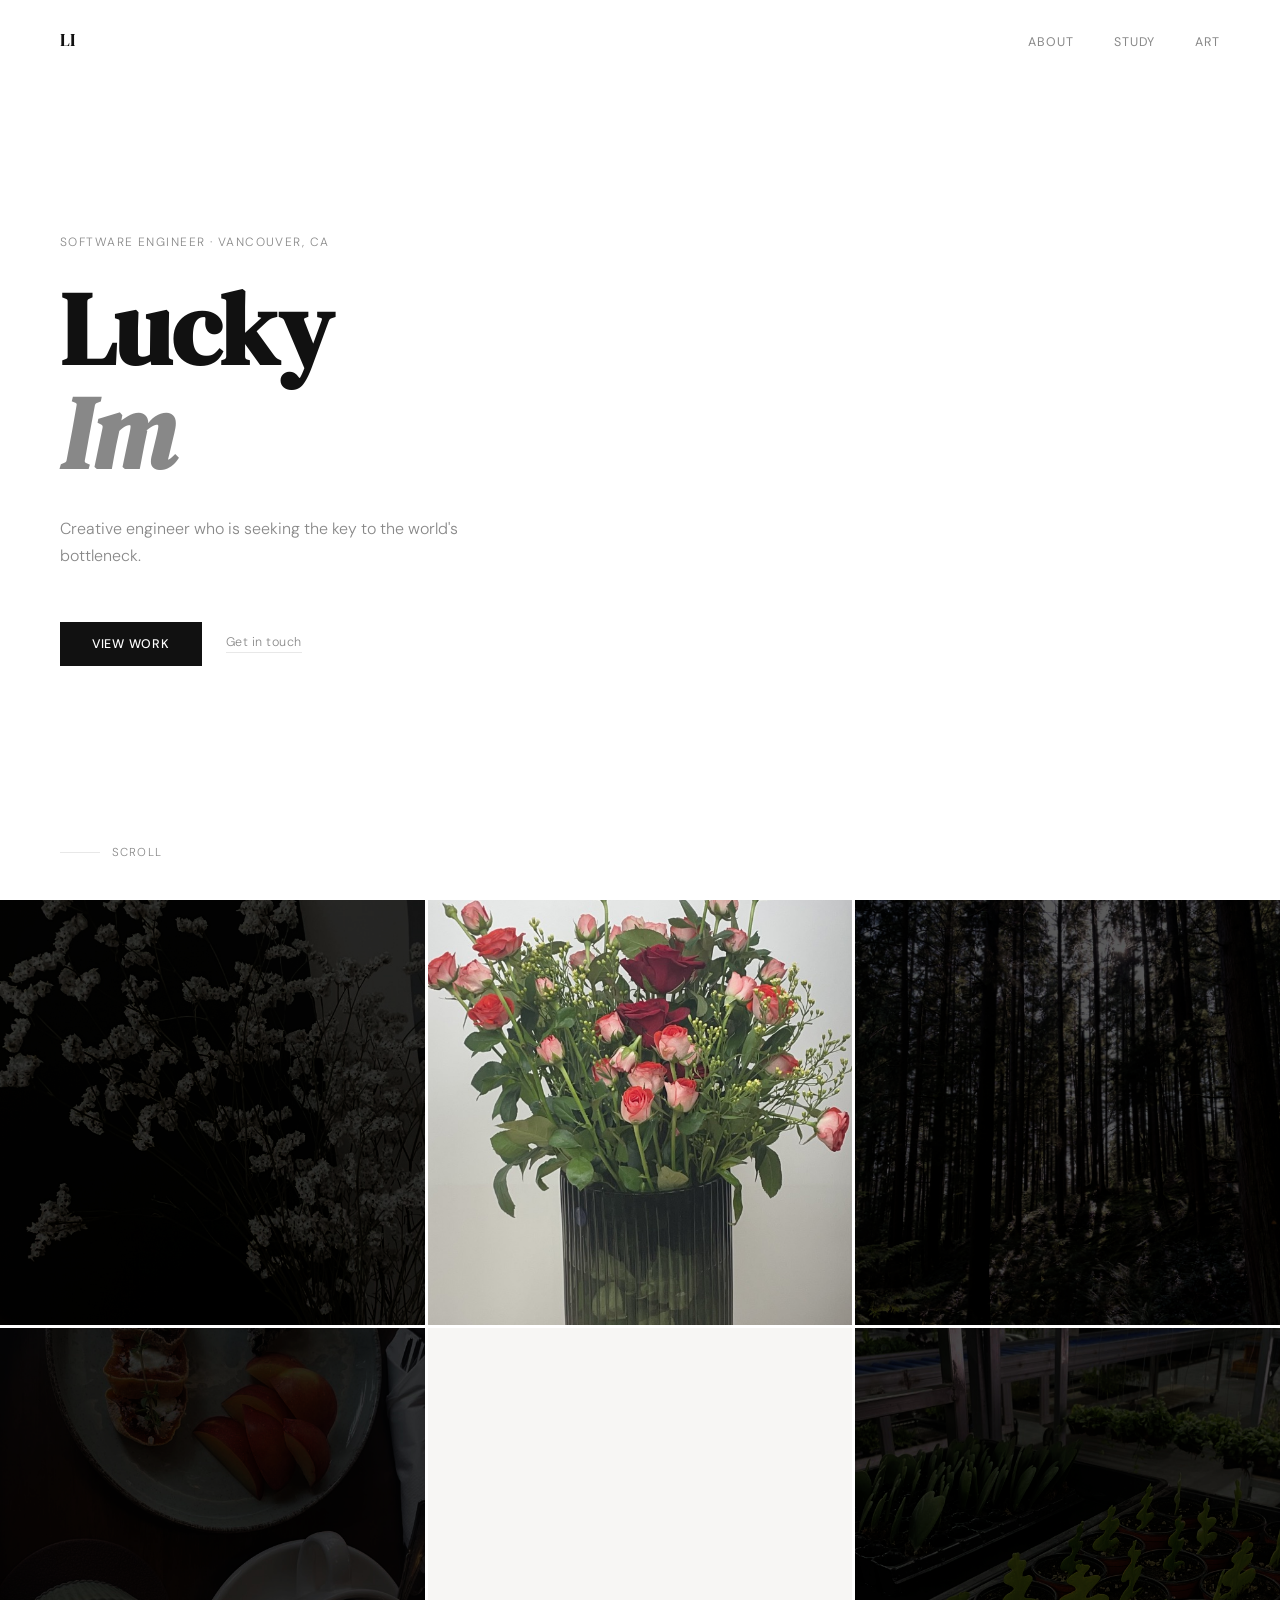
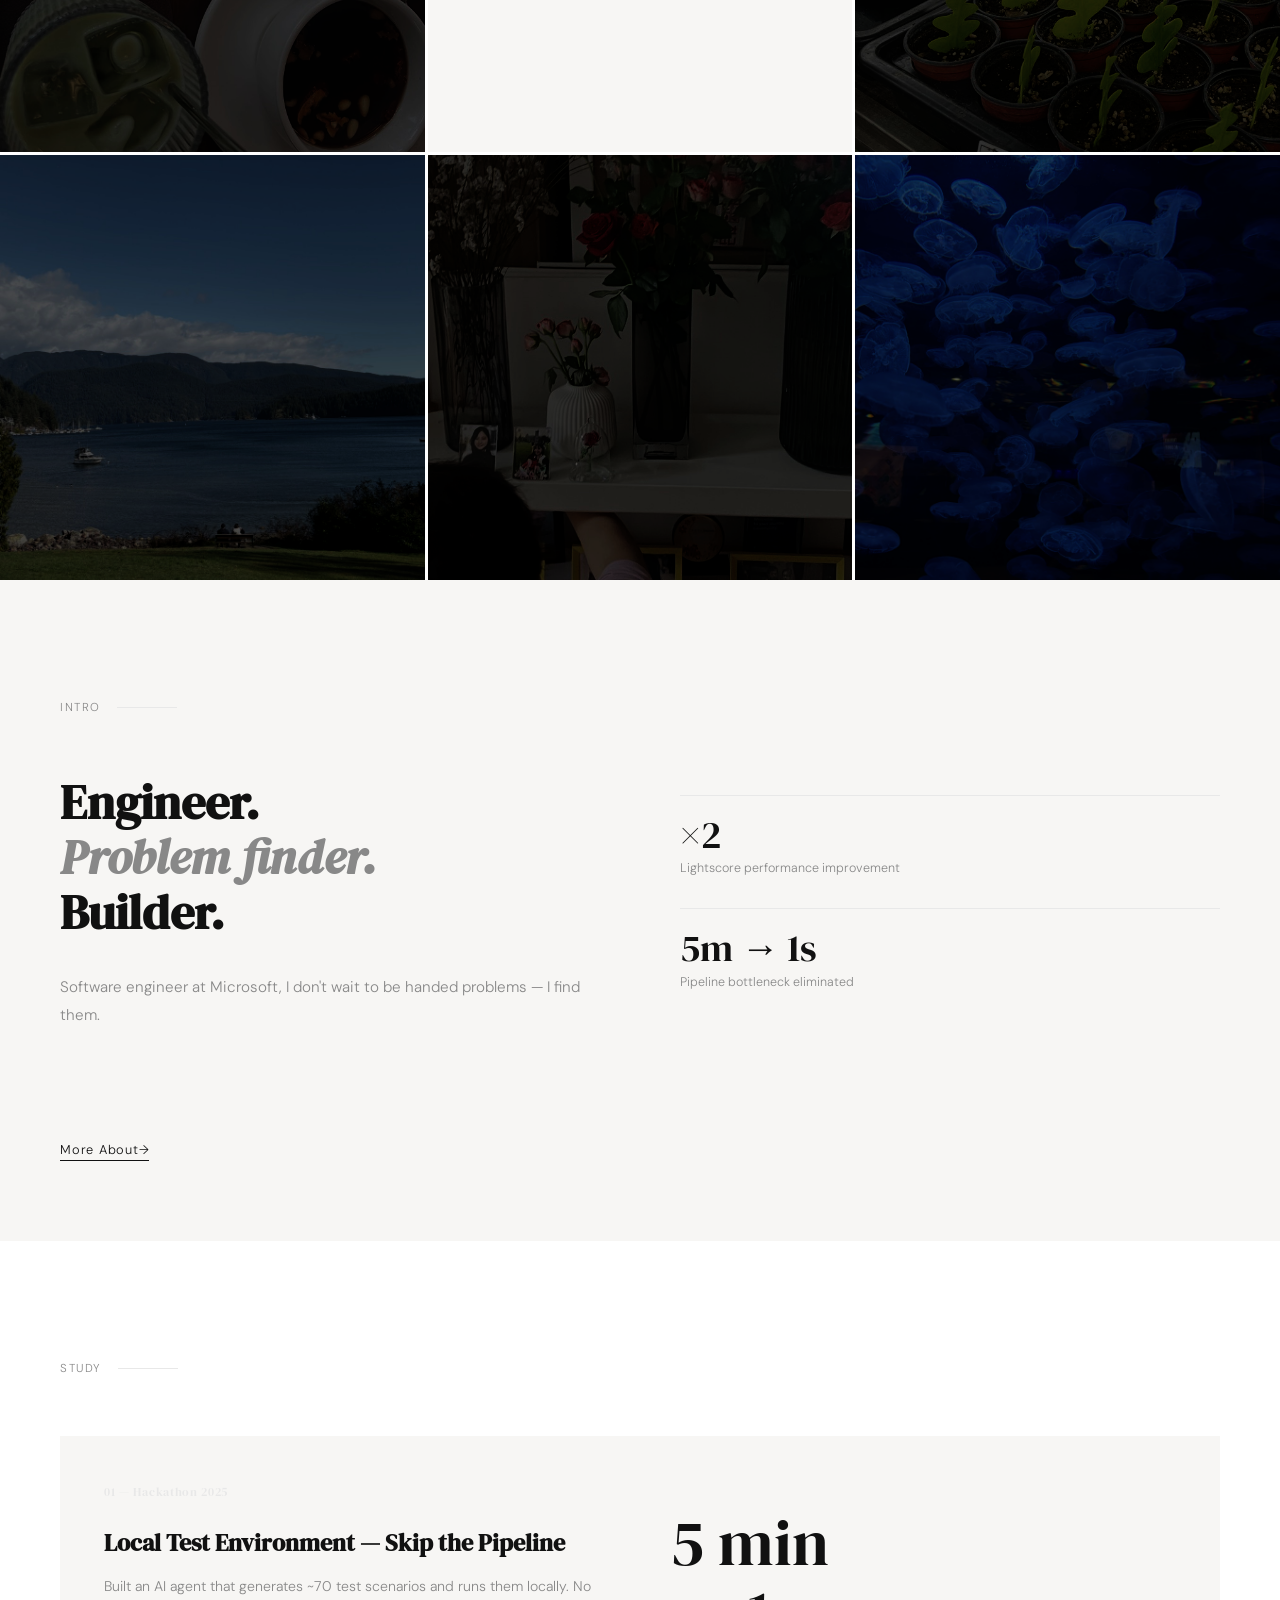
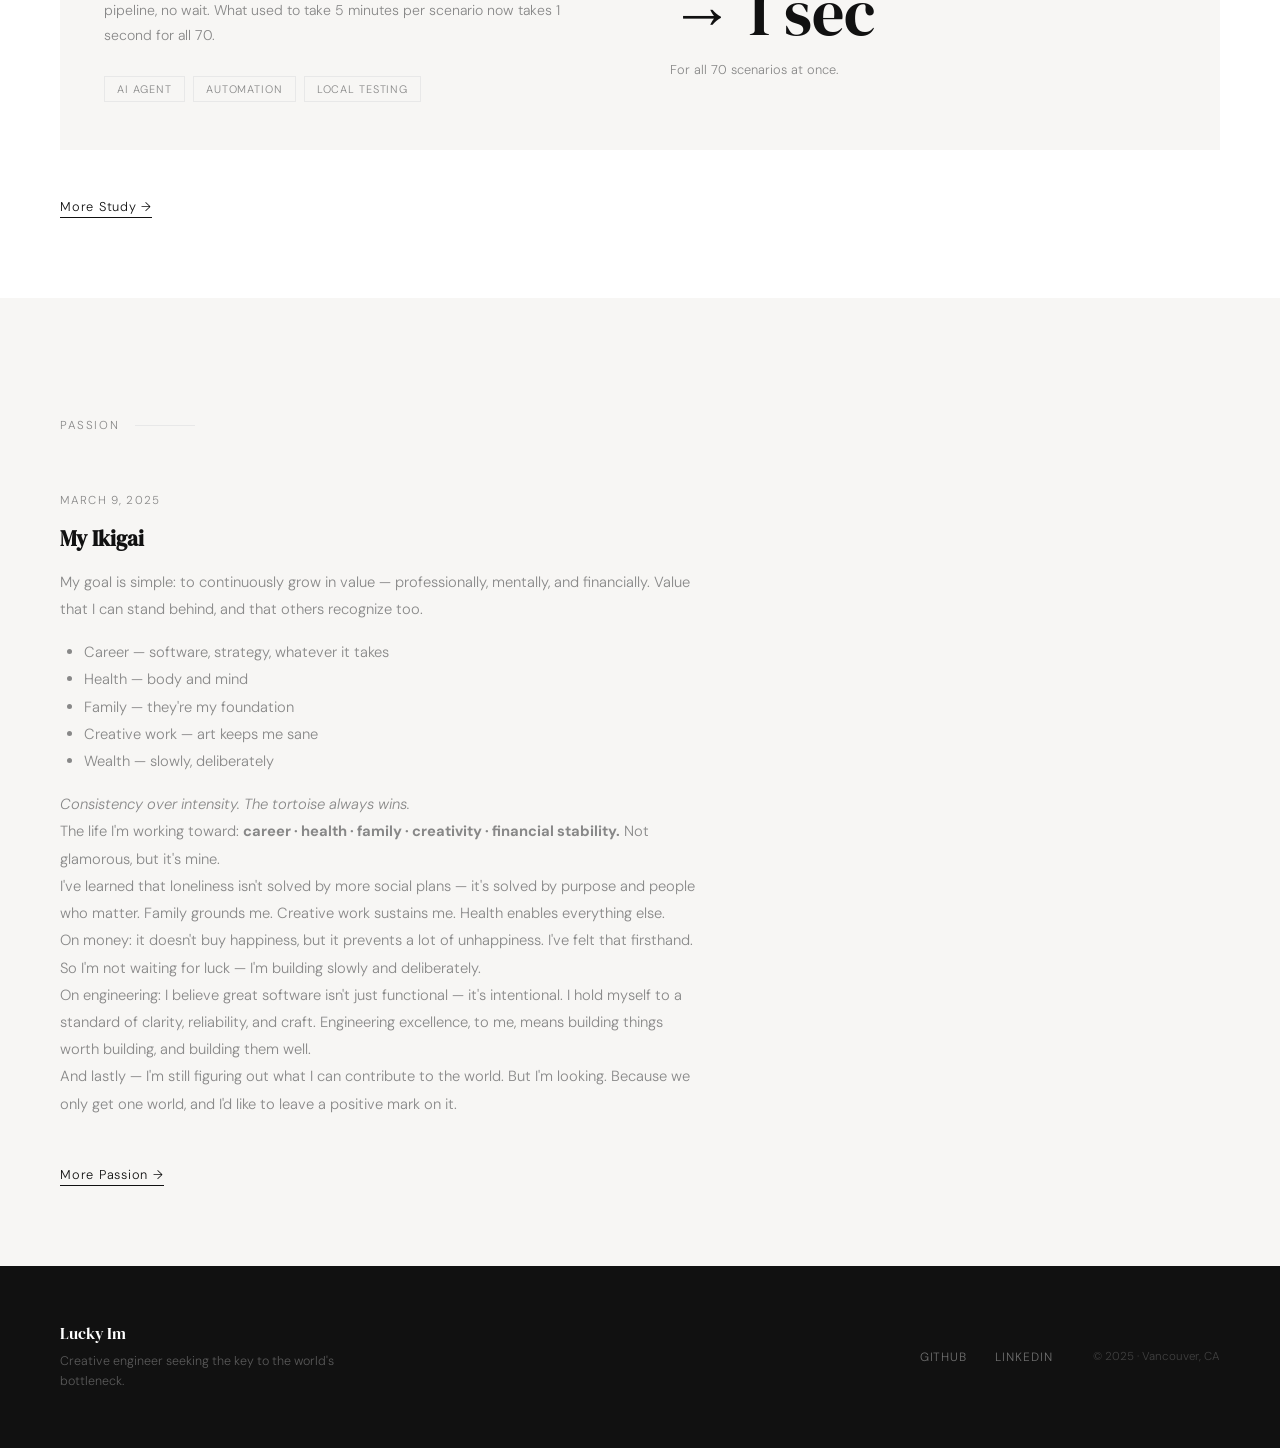
<file: index.html>
<!DOCTYPE html>
<html lang="en">
<head>
  <meta charset="UTF-8" />
  <meta name="viewport" content="width=device-width, initial-scale=1.0" />
  <title>Lucky Im</title>
  <link rel="preconnect" href="https://fonts.googleapis.com" />
  <link rel="preconnect" href="https://fonts.gstatic.com" crossorigin />
  <link href="https://fonts.googleapis.com/css2?family=DM+Serif+Display:ital@0;1&family=DM+Sans:wght@300;400;500&display=swap" rel="stylesheet" />
  <link rel="stylesheet" href="css/style.css" />
</head>
<body>

  <!-- NAV -->
  <nav id="nav">
    <a class="nav-logo" href="/">LI</a>
    <ul class="nav-links">
      <li><a href="/about">About</a></li>
      <li><a href="/study">Study</a></li>
      <li><a href="/art">Art</a></li>
    </ul>
    <button class="nav-hamburger" id="nav-hamburger" aria-label="Toggle menu" aria-expanded="false">
      <span></span><span></span><span></span>
    </button>
  </nav>

  <!-- HERO -->
  <section id="hero">
    <div class="hero-tag">Software Engineer · Vancouver, CA</div>
    <h1 class="hero-name">Lucky<br><em>Im</em></h1>
    <p class="hero-sub">Creative engineer who is seeking the key to the world's bottleneck.</p>
    <div class="hero-cta">
      <a href="/study" class="btn-primary">View Work</a>
      <a href="/about" class="btn-ghost">Get in touch</a>
    </div>
    <div class="hero-scroll">
      <div class="scroll-line"></div>
      Scroll
    </div>
  </section>

  <!-- GALLERY -->
  <!-- 이미지 교체: photo-placeholder div를 <img src="images/gallery/1.jpg" alt="" /> 로 바꾸세요 -->
  <section id="gallery">
    <div class="photo-grid">
      <div class="photo-item"><img src="images/gallery/personal1.jpg" alt="" loading="lazy" decoding="async" /></div>
      <div class="photo-item"><img src="images/gallery/personal11.jpg" alt="" loading="lazy" decoding="async" /></div>
      <div class="photo-item"><img src="images/gallery/personal33.jpg" alt="" loading="lazy" decoding="async" /></div>
      <div class="photo-item"><img src="images/gallery/personal8.jpg" alt="" loading="lazy" decoding="async" /></div>
      <div class="photo-item"><img src="images/gallery/personal55.jpg" alt="" loading="lazy" decoding="async" /></div>
      <div class="photo-item"><img src="images/gallery/persoanl7.jpg" alt="" loading="lazy" decoding="async" /></div>
      <div class="photo-item"><img src="images/gallery/personal0.jpg" alt="" loading="lazy" decoding="async" /></div>
      <div class="photo-item"><img src="images/gallery/personal5.jpg" alt="" loading="lazy" decoding="async" /></div>
      <div class="photo-item"><img src="images/gallery/personal111.jpg" alt="" loading="lazy" decoding="async" /></div>
    </div>
  </section>

  <!-- ABOUT PREVIEW -->
  <section id="about-preview">
    <div class="section-label reveal">Intro</div>
    <div class="preview-grid">
      <div class="preview-left reveal">
        <h2 class="about-heading">Engineer.<br><em>Problem finder.</em><br>Builder.</h2>
        <p class="about-text">
          Software engineer at Microsoft, I don't wait to be handed problems — I find them.
        </p>
      </div>
      <div class="preview-right reveal">
        <div class="stat-row">
          <div class="stat">
            <div class="stat-num">×2</div>
            <div class="stat-label">Lightscore performance improvement</div>
          </div>
          <div class="stat">
            <div class="stat-num">5m → 1s</div>
            <div class="stat-label">Pipeline bottleneck eliminated</div>
          </div>
        </div>
      </div>
    </div>
    <a href="/about" class="preview-link reveal">More About→</a>
  </section>

  <!-- STUDY PREVIEW -->
  <section id="study-preview">
    <div class="section-label reveal">Study</div>
    <div class="project-card featured reveal">
      <div>
        <div class="project-num">01 — Hackathon 2025</div>
        <h3 class="project-title">Local Test Environment — Skip the Pipeline</h3>
        <p class="project-desc">
          Built an AI agent that generates ~70 test scenarios and runs them locally. No pipeline, no wait. What used to take 5 minutes per scenario now takes 1 second for all 70.
        </p>
        <div class="project-tags">
          <span class="tag">AI Agent</span>
          <span class="tag">Automation</span>
          <span class="tag">Local Testing</span>
        </div>
      </div>
      <div>
        <div class="project-impact">5 min<br>→ 1 sec</div>
        <div class="project-impact-label">For all 70 scenarios at once.</div>
      </div>
    </div>
    <a href="/study" class="preview-link reveal">More Study →</a>
  </section>

  <!-- ART PREVIEW -->
<section id="art-preview">
  <div class="section-label reveal">Passion</div>
  <div class="diary-entry reveal">
    <div class="diary-date">March 9, 2025</div>
    <h3 class="diary-title">My Ikigai</h3>
    <div class="diary-text">
      <p>My goal is simple: to continuously grow in value — professionally, mentally, and financially. Value that I can stand behind, and that others recognize too.</p>

      <ul style="padding-left: 1.5rem; margin: 1rem 0;">
        <li>Career — software, strategy, whatever it takes</li>
        <li>Health — body and mind</li>
        <li>Family — they're my foundation</li>
        <li>Creative work — art keeps me sane</li>
        <li>Wealth — slowly, deliberately</li>
      </ul>

      <p><em>Consistency over intensity. The tortoise always wins.</em></p>

      <p>The life I'm working toward: <strong>career · health · family · creativity · financial stability.</strong> Not glamorous, but it's mine.</p>

      <p>I've learned that loneliness isn't solved by more social plans — it's solved by purpose and people who matter. Family grounds me. Creative work sustains me. Health enables everything else.</p>

      <p>On money: it doesn't buy happiness, but it prevents a lot of unhappiness. I've felt that firsthand. So I'm not waiting for luck — I'm building slowly and deliberately.</p>

      <p>On engineering: I believe great software isn't just functional — it's intentional. I hold myself to a standard of clarity, reliability, and craft. Engineering excellence, to me, means building things worth building, and building them well.</p>

      <p>And lastly — I'm still figuring out what I can contribute to the world. But I'm looking. Because we only get one world, and I'd like to leave a positive mark on it.</p>
    </div>
  </div>
  <a href="/art" class="preview-link reveal">More Passion →</a>
</section>

  <!-- FOOTER -->
  <footer>
    <div class="footer-left">
      <span class="footer-name">Lucky Im</span>
      <span class="footer-sub">Creative engineer seeking the key to the world's bottleneck.</span>
    </div>
    <div class="footer-links">
      <a href="https://github.com/luckyim0519" target="_blank">GitHub</a>
      <a href="https://www.linkedin.com/in/luckyim/?originalSubdomain=ca" target="_blank">LinkedIn</a>
    </div>
    <span class="footer-copy">© 2025 · Vancouver, CA</span>
  </footer>

  <script src="js/main.js"></script>
</body>
</html>
</file>
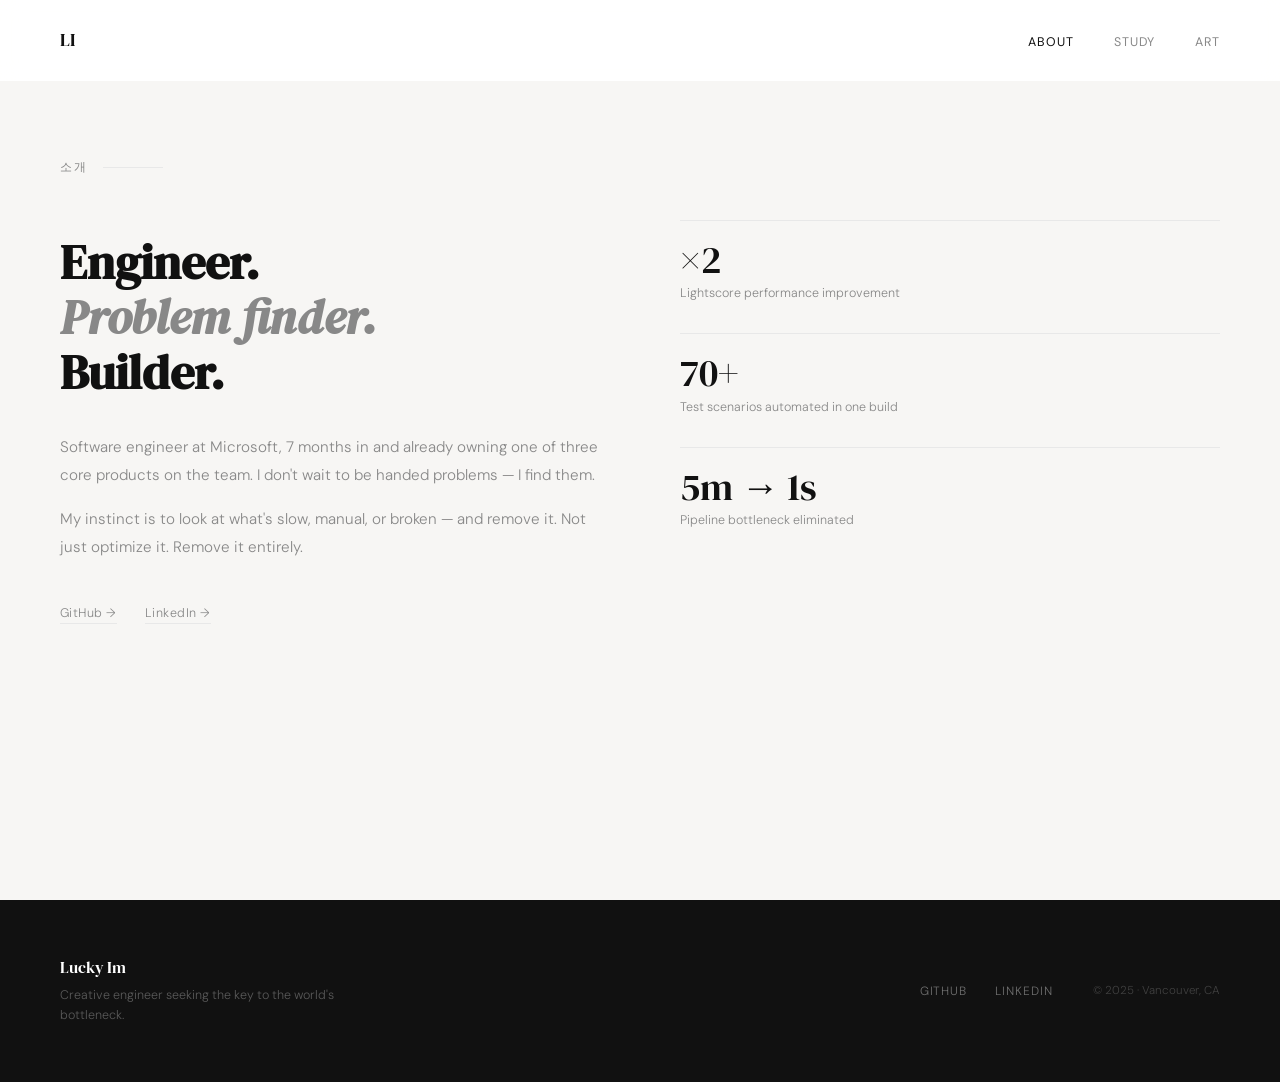
<file: about/index.html>
<!DOCTYPE html>
<html lang="en">
<head>
  <meta charset="UTF-8" />
  <meta name="viewport" content="width=device-width, initial-scale=1.0" />
  <title>Lucky Im — 소개</title>
  <link rel="preconnect" href="https://fonts.googleapis.com" />
  <link rel="preconnect" href="https://fonts.gstatic.com" crossorigin />
  <link href="https://fonts.googleapis.com/css2?family=DM+Serif+Display:ital@0;1&family=DM+Sans:wght@300;400;500&display=swap" rel="stylesheet" />
  <link rel="stylesheet" href="../css/style.css" />
</head>
<body>

  <!-- NAV -->
  <nav id="nav">
    <a class="nav-logo" href="/">LI</a>
    <ul class="nav-links">
      <li><a href="/about">About</a></li>
      <li><a href="/study">Study</a></li>
      <li><a href="/art">Art</a></li>
    </ul>
    <button class="nav-hamburger" id="nav-hamburger" aria-label="Toggle menu" aria-expanded="false">
      <span></span><span></span><span></span>
    </button>
  </nav>

  <!-- ABOUT -->
  <section id="about-page">
    <div class="about-left">
      <div class="section-label reveal">소개</div>
      <h2 class="about-heading reveal">Engineer.<br><em>Problem finder.</em><br>Builder.</h2>
      <p class="about-text reveal">
        Software engineer at Microsoft, 7 months in and already owning one of three core products on the team. I don't wait to be handed problems — I find them.
      </p>
      <p class="about-text reveal">
        My instinct is to look at what's slow, manual, or broken — and remove it. Not just optimize it. Remove it entirely.
      </p>
      <div style="margin-top: 40px;" class="reveal">
        <a href="https://github.com/luckyim0519" target="_blank" class="btn-ghost" style="margin-right: 24px;">GitHub →</a>
        <a href="https://www.linkedin.com/in/luckyim/?originalSubdomain=ca" target="_blank" class="btn-ghost">LinkedIn →</a>
      </div>
    </div>
    <div class="about-right">
      <div class="stat-row">
        <div class="stat reveal">
          <div class="stat-num">×2</div>
          <div class="stat-label">Lightscore performance improvement</div>
        </div>
        <div class="stat reveal">
          <div class="stat-num">70+</div>
          <div class="stat-label">Test scenarios automated in one build</div>
        </div>
        <div class="stat reveal">
          <div class="stat-num">5m → 1s</div>
          <div class="stat-label">Pipeline bottleneck eliminated</div>
        </div>
      </div>
    </div>
  </section>

  <!-- FOOTER -->
  <footer>
    <div class="footer-left">
      <span class="footer-name">Lucky Im</span>
      <span class="footer-sub">Creative engineer seeking the key to the world's bottleneck.</span>
    </div>
    <div class="footer-links">
      <a href="https://github.com/luckyim0519" target="_blank">GitHub</a>
      <a href="https://www.linkedin.com/in/luckyim/?originalSubdomain=ca" target="_blank">LinkedIn</a>
    </div>
    <span class="footer-copy">© 2025 · Vancouver, CA</span>
  </footer>

  <script src="../js/main.js"></script>
</body>
</html>
</file>
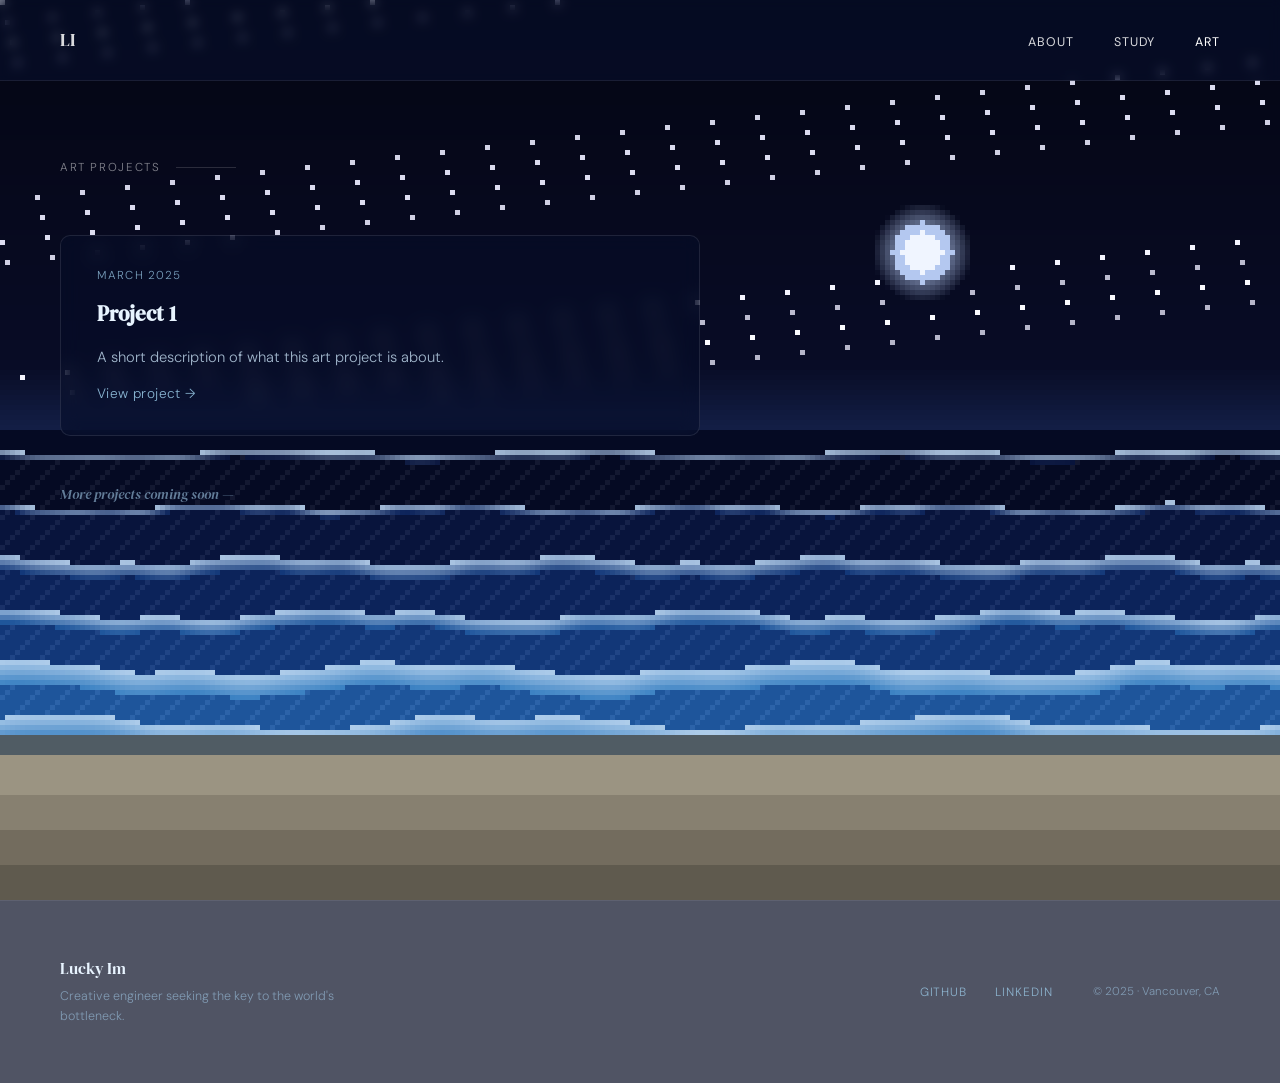
<file: art/index.html>
<!DOCTYPE html>
<html lang="en">
<head>
  <meta charset="UTF-8" />
  <meta name="viewport" content="width=device-width, initial-scale=1.0" />
  <title>Lucky Im — Art</title>
  <link rel="preconnect" href="https://fonts.googleapis.com" />
  <link rel="preconnect" href="https://fonts.gstatic.com" crossorigin />
  <link href="https://fonts.googleapis.com/css2?family=DM+Serif+Display:ital@0;1&family=DM+Sans:wght@300;400;500&display=swap" rel="stylesheet" />
  <link rel="stylesheet" href="../css/style.css" />

  <style>
    /* --- beach background canvas sits behind everything --- */
    #beach-bg {
      position: fixed;
      top: 0; left: 0;
      width: 100vw; height: 100vh;
      z-index: -1;
      pointer-events: none;
    }

    /* --- make body + art page transparent so the canvas shows through --- */
    body { background: transparent; }
    #art-page { background: transparent; }

    /* --- keep nav readable --- */
    nav {
      background: rgba(8, 18, 48, 0.55);
      backdrop-filter: blur(6px);
      border-color: rgba(255,255,255,0.08);
    }
    .nav-logo,
    .nav-links a { color: rgba(255,255,255,0.85); }
    .nav-links a:hover,
    .nav-links a.active { color: #ffffff; }
    .nav-hamburger span { background: rgba(255,255,255,0.9); }
    .nav-mobile-menu {
      background: rgba(8, 18, 48, 0.97);
      border-color: rgba(255,255,255,0.08);
    }
    .nav-mobile-menu a { color: rgba(160,210,240,0.75); border-color: rgba(255,255,255,0.08); }
    .nav-mobile-menu a:hover,
    .nav-mobile-menu a.active { color: #ffffff; }

    /* --- section label --- */
    .section-label { color: rgba(255,255,255,0.5); }
    .section-label::after { background: rgba(255,255,255,0.15); }

    /* --- entry cards: semi-transparent dark glass --- */
    .diary-entry {
      background: rgba(6, 14, 40, 0.55);
      backdrop-filter: blur(10px);
      border: 1px solid rgba(255,255,255,0.10);
      border-radius: 10px;
      padding: 32px 36px;
      border-bottom: 1px solid rgba(255,255,255,0.10);
    }
    .diary-date   { color: rgba(160, 210, 240, 0.75); }
    .diary-title  { color: #e8f4ff; }
    .diary-text   { color: rgba(200, 225, 245, 0.80); }
    .diary-more   { color: rgba(160, 200, 230, 0.6); }
    .diary-link {
      display: inline-block;
      margin-top: 14px;
      color: rgba(160, 210, 240, 0.85);
      font-size: 0.85rem;
      text-decoration: none;
      letter-spacing: 0.03em;
      transition: color 0.2s;
    }
    .diary-link:hover { color: #ffffff; }

    /* --- footer --- */
    footer {
      background: rgba(6, 12, 35, 0.70);
      border-top: 1px solid rgba(255,255,255,0.08);
    }
    .footer-name  { color: #e8f4ff; }
    .footer-sub,
    .footer-copy  { color: rgba(160, 200, 230, 0.6); }
    .footer-links a { color: rgba(160, 210, 240, 0.75); }
    .footer-links a:hover { color: #ffffff; }
  </style>
</head>
<body>

  <!-- pixel-art beach background -->
  <div id="beach-bg"></div>

  <!-- NAV -->
  <nav id="nav">
    <a class="nav-logo" href="/">LI</a>
    <ul class="nav-links">
      <li><a href="/about">About</a></li>
      <li><a href="/study">Study</a></li>
      <li><a href="/art">Art</a></li>
    </ul>
    <button class="nav-hamburger" id="nav-hamburger" aria-label="Toggle menu" aria-expanded="false">
      <span></span><span></span><span></span>
    </button>
  </nav>

  <!-- ART PROJECTS -->
  <!-- To add a project: copy a diary-entry block, paste above (newest first), and create art/projectN/index.html -->
  <section id="art-page">
    <div class="section-label reveal">Art Projects</div>

    <div class="diary-entry reveal">
      <div class="diary-date">March 2025</div>
      <h3 class="diary-title">Project 1</h3>
      <p class="diary-text">
        A short description of what this art project is about.
      </p>
      <a class="diary-link" href="/art/project1">View project →</a>
    </div>

    <p class="diary-more reveal">More projects coming soon —</p>
  </section>

  <!-- FOOTER -->
  <footer>
    <div class="footer-left">
      <span class="footer-name">Lucky Im</span>
      <span class="footer-sub">Creative engineer seeking the key to the world's bottleneck.</span>
    </div>
    <div class="footer-links">
      <a href="https://github.com/luckyim0519" target="_blank">GitHub</a>
      <a href="https://www.linkedin.com/in/luckyim/?originalSubdomain=ca" target="_blank">LinkedIn</a>
    </div>
    <span class="footer-copy">© 2025 · Vancouver, CA</span>
  </footer>

  <script src="../js/main.js"></script>
  <script src="../js/p5.min.js"></script>
  <script>
    new p5(function (p) {
      const PX = 5;
      let cols, rows, t = 0;

      // ── Detect time-of-day scene ──────────────────────────────────────
      const hour = new Date().getHours();
      const SCENE = hour >= 6 && hour < 12 ? 'morning'
                  : hour >= 12 && hour < 19 ? 'afternoon'
                  : 'night';

      // ── Scene palettes ────────────────────────────────────────────────
      const SCENES = {
        morning: {
          skyTop:   [  95, 165, 220 ],
          skyMid:   [ 140, 200, 235 ],
          skyHor:   [ 200, 230, 248 ],
          skyGlow:  [ 230, 245, 255 ],
          orb:      [ 255, 245, 180 ],
          orbGlow:  [ 255, 210,  80 ],
          orbR:     4,
          orbCX:    0.38,
          orbCY:    0.20,
          stars:    false,
          sea: [
            [  18,  80, 140 ],
            [  28, 110, 175 ],
            [  40, 145, 205 ],
            [  60, 175, 225 ],
            [  90, 205, 240 ],
            [ 140, 225, 250 ],
          ],
          foam:     [ 220, 245, 255 ],
          glint:    [ 255, 255, 255 ],
          sand: [
            [ 240, 215, 150 ],
            [ 225, 195, 125 ],
            [ 205, 172, 100 ],
            [ 180, 148,  78 ],
          ],
          sandWet:  [ 175, 185, 170 ],
        },
        afternoon: {
          skyTop:   [  30,  30,  80 ],
          skyMid:   [  90,  60,  80 ],
          skyHor:   [ 200,  95,  55 ],
          skyGlow:  [ 240, 140,  50 ],
          orb:      [ 255, 180,  60 ],
          orbGlow:  [ 255, 120,  30 ],
          orbR:     5,
          orbCX:    0.72,
          orbCY:    0.38,
          stars:    false,
          sea: [
            [  20,  35,  80 ],
            [  35,  65, 115 ],
            [  55, 100, 155 ],
            [  85, 140, 185 ],
            [ 130, 175, 210 ],
            [ 180, 210, 230 ],
          ],
          foam:     [ 255, 220, 180 ],
          glint:    [ 255, 240, 160 ],
          sand: [
            [ 220, 175,  95 ],
            [ 200, 150,  70 ],
            [ 175, 125,  50 ],
            [ 148, 100,  38 ],
          ],
          sandWet:  [ 145, 130, 100 ],
        },
        night: {
          skyTop:   [   4,   5,  18 ],
          skyMid:   [   8,  12,  38 ],
          skyHor:   [  14,  22,  58 ],
          skyGlow:  [  20,  32,  72 ],
          orb:      [ 240, 245, 255 ],
          orbGlow:  [ 180, 200, 240 ],
          orbR:     4,
          orbCX:    0.72,
          orbCY:    0.28,
          stars:    true,
          sea: [
            [  5,  10,  35 ],
            [  8,  20,  60 ],
            [ 12,  35,  90 ],
            [ 18,  55, 120 ],
            [ 30,  85, 155 ],
            [ 60, 130, 195 ],
          ],
          foam:     [ 190, 215, 240 ],
          glint:    [ 230, 242, 255 ],
          sand: [
            [ 155, 148, 130 ],
            [ 135, 128, 112 ],
            [ 115, 108,  94 ],
            [  95,  90,  78 ],
          ],
          sandWet:  [ 80, 92, 100 ],
        },
      };

      const S = SCENES[SCENE];

      const WAVES = [
        { base: 0.50, amp: 1.0, freq: 0.10, spd: 0.022, crest: 1, ci: 0 },
        { base: 0.56, amp: 1.3, freq: 0.13, spd: 0.030, crest: 1, ci: 1 },
        { base: 0.62, amp: 1.8, freq: 0.11, spd: 0.040, crest: 2, ci: 2 },
        { base: 0.68, amp: 2.2, freq: 0.09, spd: 0.052, crest: 2, ci: 3 },
        { base: 0.74, amp: 2.6, freq: 0.08, spd: 0.065, crest: 3, ci: 4 },
        { base: 0.80, amp: 3.0, freq: 0.07, spd: 0.080, crest: 3, ci: 5 },
      ];

      let glints = [];
      let splashEnergy = 0;
      let lastScrollY = window.scrollY;

      window.addEventListener('scroll', () => {
        const dy = Math.abs(window.scrollY - lastScrollY);
        lastScrollY = window.scrollY;
        splashEnergy = Math.min(splashEnergy + dy * 0.025, 1.0);
      }, { passive: true });

      function initGlints() {
        glints = [];
        const n = Math.floor(cols * 0.14);
        for (let i = 0; i < n; i++) {
          glints.push({
            c: Math.floor(Math.random() * cols),
            li: Math.floor(Math.random() * WAVES.length),
            phase: Math.random() * Math.PI * 2,
            rate: 0.035 + Math.random() * 0.05,
          });
        }
      }

      function drawPx(c, r, col) {
        p.fill(col[0], col[1], col[2]);
        p.rect(c * PX, r * PX, PX, PX);
      }

      function skyColor(r, skyRows) {
        const horRows = Math.floor(skyRows * 0.86);
        if (r >= horRows) {
          const pct = (r - horRows) / (skyRows - horRows);
          return [
            Math.round(p.lerp(S.skyMid[0], S.skyGlow[0], pct)),
            Math.round(p.lerp(S.skyMid[1], S.skyGlow[1], pct)),
            Math.round(p.lerp(S.skyMid[2], S.skyGlow[2], pct)),
          ];
        }
        const pct = r / horRows;
        return [
          Math.round(p.lerp(S.skyTop[0], S.skyMid[0], pct)),
          Math.round(p.lerp(S.skyTop[1], S.skyMid[1], pct)),
          Math.round(p.lerp(S.skyTop[2], S.skyMid[2], pct)),
        ];
      }

      p.setup = function () {
        const el = document.getElementById('beach-bg');
        p.createCanvas(el.offsetWidth, el.offsetHeight).parent('beach-bg');
        cols = Math.ceil(p.width  / PX);
        rows = Math.ceil(p.height / PX);
        p.noStroke();
        p.frameRate(18);
        initGlints();
      };

      p.draw = function () {
        p.clear();
        t += 1;

        splashEnergy *= 0.94;

        const surfs = WAVES.map(w => {
          const amp  = w.amp  * (1 + splashEnergy * 0.8);
          const spd  = w.spd  * (1 + splashEnergy * 0.6);
          const arr  = new Float32Array(cols);
          for (let c = 0; c < cols; c++) {
            const raw = Math.sin(c * w.freq - t * spd)
                      + 0.4 * Math.sin(c * w.freq * 2.5 - t * spd * 1.6)
                      + 0.2 * Math.sin(c * w.freq * 4.1 - t * spd * 0.7);
            const biased = (raw + 1.6) / 3.2;
            arr[c] = (w.base + (biased - 0.5) * (amp / rows)) * rows;
          }
          return arr;
        });

        const glintPx = new Set();
        for (const g of glints) {
          const v = (Math.sin(t * g.rate + g.phase) + 1) / 2;
          if (v > 0.72) glintPx.add(`${g.c},${Math.round(surfs[g.li][g.c])}`);
        }

        const skyRows = Math.floor(rows * 0.48);
        const sandRow = Math.floor(rows * 0.84);
        const wetRow  = Math.floor(rows * 0.82);
        const orbCX   = Math.floor(cols * S.orbCX);
        const orbCY   = Math.floor(rows * S.orbCY);

        for (let r = 0; r < rows; r++) {
          for (let c = 0; c < cols; c++) {
            if (r < skyRows) {
              const dc = c - orbCX, dr = r - orbCY;
              const dist = Math.sqrt(dc * dc + dr * dr);
              if (dist <= S.orbR) {
                drawPx(c, r, S.orb);
              } else if (dist <= S.orbR + 2) {
                drawPx(c, r, S.orbGlow);
              } else if (dist <= S.orbR + 6) {
                const sk = skyColor(r, skyRows);
                const blend = 1 - (dist - S.orbR - 2) / 4;
                drawPx(c, r, [
                  Math.round(p.lerp(sk[0], S.orbGlow[0], blend * 0.5)),
                  Math.round(p.lerp(sk[1], S.orbGlow[1], blend * 0.5)),
                  Math.round(p.lerp(sk[2], S.orbGlow[2], blend * 0.5)),
                ]);
              } else if (S.stars) {
                const seed = (c * 7919 + r * 6271) % 1000;
                if (r < Math.floor(rows * 0.44) && seed < 12) {
                  const twinkle = (Math.sin(t * 0.06 + seed) + 1) / 2;
                  const bright  = Math.round(180 + twinkle * 75);
                  drawPx(c, r, [bright, bright, Math.min(bright + 20, 255)]);
                } else {
                  drawPx(c, r, skyColor(r, skyRows));
                }
              } else {
                drawPx(c, r, skyColor(r, skyRows));
              }
              continue;
            }
            if (r >= sandRow) {
              const pct = (r - sandRow) / (rows - sandRow);
              const si  = Math.min(Math.floor(pct * S.sand.length), S.sand.length - 1);
              drawPx(c, r, S.sand[si]);
              continue;
            }
            if (r >= wetRow) {
              drawPx(c, r, S.sandWet);
              continue;
            }
            let drawn = false;
            for (let li = WAVES.length - 1; li >= 0; li--) {
              const w   = WAVES[li];
              const srf = surfs[li][c];
              if (r >= srf) {
                const depth = r - srf;
                if (depth === 0 && glintPx.has(`${c},${Math.round(srf)}`)) {
                  drawPx(c, r, S.glint);
                  drawn = true; break;
                }
                const crest = w.crest * (1 + splashEnergy * 1.0);
                if (depth < crest) {
                  const ft   = 1 - depth / crest;
                  const base = S.sea[Math.min(w.ci + 1, S.sea.length - 1)];
                  drawPx(c, r, [
                    Math.round(p.lerp(base[0], S.foam[0], ft * 0.88)),
                    Math.round(p.lerp(base[1], S.foam[1], ft * 0.88)),
                    Math.round(p.lerp(base[2], S.foam[2], ft * 0.88)),
                  ]);
                } else {
                  const shimmer = ((c + r + Math.floor(t * 0.5)) % 6 === 0) ? 14 : 0;
                  const base    = S.sea[w.ci];
                  drawPx(c, r, [
                    Math.min(base[0] + shimmer, 255),
                    Math.min(base[1] + shimmer, 255),
                    Math.min(base[2] + shimmer, 255),
                  ]);
                }
                drawn = true; break;
              }
            }
            if (!drawn) drawPx(c, r, S.sea[0]);
          }
        }
      };

      p.windowResized = function () {
        const el = document.getElementById('beach-bg');
        p.resizeCanvas(el.offsetWidth, el.offsetHeight);
        cols = Math.ceil(p.width  / PX);
        rows = Math.ceil(p.height / PX);
        initGlints();
      };
    });
  </script>
</body>
</html>
</file>
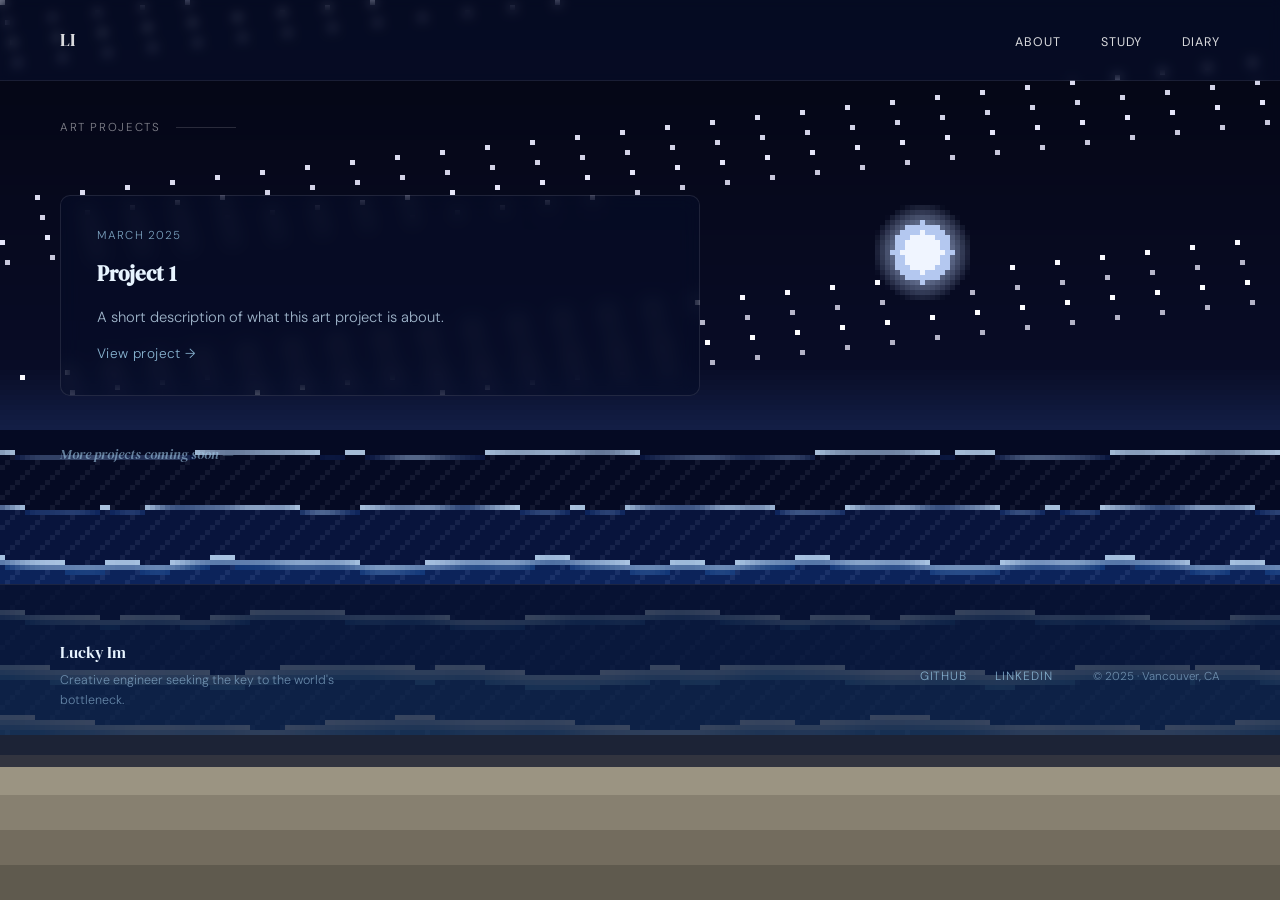
<file: diary/index.html>
<!DOCTYPE html>
<html lang="en">
<head>
  <meta charset="UTF-8" />
  <meta name="viewport" content="width=device-width, initial-scale=1.0" />
  <title>Lucky Im — Diary</title>
  <link rel="preconnect" href="https://fonts.googleapis.com" />
  <link rel="preconnect" href="https://fonts.gstatic.com" crossorigin />
  <link href="https://fonts.googleapis.com/css2?family=DM+Serif+Display:ital@0;1&family=DM+Sans:wght@300;400;500&display=swap" rel="stylesheet" />
  <link rel="stylesheet" href="../css/style.css" />

  <style>
    /* --- beach background canvas sits behind everything --- */
    #beach-bg {
      position: fixed;
      top: 0; left: 0;
      width: 100vw; height: 100vh;
      z-index: -1;
      pointer-events: none;
    }

    /* --- make body + diary transparent so the canvas shows through --- */
    body { background: transparent; }
    #diary-page { background: transparent; }

    /* --- keep nav readable --- */
    nav {
      background: rgba(8, 18, 48, 0.55);
      backdrop-filter: blur(6px);
      border-color: rgba(255,255,255,0.08);
    }
    .nav-logo,
    .nav-links a { color: rgba(255,255,255,0.85); }
    .nav-links a:hover,
    .nav-links a.active { color: #ffffff; }
    .nav-hamburger span { background: rgba(255,255,255,0.9); }
    .nav-mobile-menu {
      background: rgba(8, 18, 48, 0.97);
      border-color: rgba(255,255,255,0.08);
    }
    .nav-mobile-menu a { color: rgba(160,210,240,0.75); border-color: rgba(255,255,255,0.08); }
    .nav-mobile-menu a:hover,
    .nav-mobile-menu a.active { color: #ffffff; }

    /* --- diary section label --- */
    .section-label { color: rgba(255,255,255,0.5); }
    .section-label::after { background: rgba(255,255,255,0.15); }

    /* --- diary entry cards: semi-transparent dark glass --- */
    .diary-entry {
      background: rgba(6, 14, 40, 0.55);
      backdrop-filter: blur(10px);
      border: 1px solid rgba(255,255,255,0.10);
      border-radius: 10px;
      padding: 32px 36px;
      border-bottom: 1px solid rgba(255,255,255,0.10);
    }
    .diary-date   { color: rgba(160, 210, 240, 0.75); }
    .diary-title  { color: #e8f4ff; }
    .diary-text   { color: rgba(200, 225, 245, 0.80); }
    .diary-more   { color: rgba(160, 200, 230, 0.6); }
    .diary-link {
      display: inline-block;
      margin-top: 14px;
      color: rgba(160, 210, 240, 0.85);
      font-size: 0.85rem;
      text-decoration: none;
      letter-spacing: 0.03em;
      transition: color 0.2s;
    }
    .diary-link:hover { color: #ffffff; }

    /* --- footer --- */
    footer {
      background: rgba(6, 12, 35, 0.70);
      border-top: 1px solid rgba(255,255,255,0.08);
    }
    .footer-name  { color: #e8f4ff; }
    .footer-sub,
    .footer-copy  { color: rgba(160, 200, 230, 0.6); }
    .footer-links a { color: rgba(160, 210, 240, 0.75); }
    .footer-links a:hover { color: #ffffff; }
  </style>
</head>
<body>

  <!-- pixel-art beach background -->
  <div id="beach-bg"></div>

  <!-- NAV -->
  <nav id="nav">
    <a class="nav-logo" href="/">LI</a>
    <ul class="nav-links">
      <li><a href="/about">About</a></li>
      <li><a href="/study">Study</a></li>
      <li><a href="/diary">Diary</a></li>
    </ul>
    <button class="nav-hamburger" id="nav-hamburger" aria-label="Toggle menu" aria-expanded="false">
      <span></span><span></span><span></span>
    </button>
  </nav>

  <!-- ART PROJECTS -->
  <!-- To add a project: copy a diary-entry block, paste above (newest first), and create diary/projectN/index.html -->
  <section id="diary-page">
    <div class="section-label reveal">Art Projects</div>

    <div class="diary-entry reveal">
      <div class="diary-date">March 2025</div>
      <h3 class="diary-title">Project 1</h3>
      <p class="diary-text">
        A short description of what this art project is about.
      </p>
      <a class="diary-link" href="/diary/project1">View project →</a>
    </div>

    <p class="diary-more reveal">More projects coming soon —</p>
  </section>

  <!-- FOOTER -->
  <footer>
    <div class="footer-left">
      <span class="footer-name">Lucky Im</span>
      <span class="footer-sub">Creative engineer seeking the key to the world's bottleneck.</span>
    </div>
    <div class="footer-links">
      <a href="https://github.com/luckyim0519" target="_blank">GitHub</a>
      <a href="https://www.linkedin.com/in/luckyim/?originalSubdomain=ca" target="_blank">LinkedIn</a>
    </div>
    <span class="footer-copy">© 2025 · Vancouver, CA</span>
  </footer>

  <script src="../js/main.js"></script>
  <script src="../js/p5.min.js"></script>
  <script>
    new p5(function (p) {
      const PX = 5;
      let cols, rows, t = 0;

      // ── Detect time-of-day scene ──────────────────────────────────────
      // morning: 6–12  |  afternoon/sunset: 12–19  |  night: 19–6
      const hour = new Date().getHours();
      const SCENE = hour >= 6 && hour < 12 ? 'morning'
                  : hour >= 12 && hour < 19 ? 'afternoon'
                  : 'night';

      // ── Scene palettes ────────────────────────────────────────────────
      const SCENES = {
        morning: {
          skyTop:   [  95, 165, 220 ],  // bright blue
          skyMid:   [ 140, 200, 235 ],
          skyHor:   [ 200, 230, 248 ],  // pale horizon
          skyGlow:  [ 230, 245, 255 ],
          orb:      [ 255, 245, 180 ],  // warm yellow sun
          orbGlow:  [ 255, 210,  80 ],
          orbR:     4,
          orbCX:    0.38,               // upper-left-ish
          orbCY:    0.20,
          stars:    false,
          sea: [
            [  18,  80, 140 ],
            [  28, 110, 175 ],
            [  40, 145, 205 ],
            [  60, 175, 225 ],
            [  90, 205, 240 ],
            [ 140, 225, 250 ],
          ],
          foam:     [ 220, 245, 255 ],
          glint:    [ 255, 255, 255 ],
          sand: [
            [ 240, 215, 150 ],
            [ 225, 195, 125 ],
            [ 205, 172, 100 ],
            [ 180, 148,  78 ],
          ],
          sandWet:  [ 175, 185, 170 ],
        },
        afternoon: {
          skyTop:   [  30,  30,  80 ],  // deep blue-purple at top
          skyMid:   [  90,  60,  80 ],  // purple-pink mid
          skyHor:   [ 200,  95,  55 ],  // burnt orange horizon
          skyGlow:  [ 240, 140,  50 ],  // golden sunset band
          orb:      [ 255, 180,  60 ],  // orange-gold setting sun
          orbGlow:  [ 255, 120,  30 ],
          orbR:     5,
          orbCX:    0.72,               // lower right — setting
          orbCY:    0.38,
          stars:    false,
          sea: [
            [  20,  35,  80 ],
            [  35,  65, 115 ],
            [  55, 100, 155 ],
            [  85, 140, 185 ],
            [ 130, 175, 210 ],
            [ 180, 210, 230 ],
          ],
          foam:     [ 255, 220, 180 ],  // warm foam tinted by sunset
          glint:    [ 255, 240, 160 ],  // golden glints
          sand: [
            [ 220, 175,  95 ],
            [ 200, 150,  70 ],
            [ 175, 125,  50 ],
            [ 148, 100,  38 ],
          ],
          sandWet:  [ 145, 130, 100 ],
        },
        night: {
          skyTop:   [   4,   5,  18 ],  // near-black
          skyMid:   [   8,  12,  38 ],
          skyHor:   [  14,  22,  58 ],
          skyGlow:  [  20,  32,  72 ],
          orb:      [ 240, 245, 255 ],  // white-blue full moon
          orbGlow:  [ 180, 200, 240 ],
          orbR:     4,
          orbCX:    0.72,
          orbCY:    0.28,
          stars:    true,
          sea: [
            [  5,  10,  35 ],
            [  8,  20,  60 ],
            [ 12,  35,  90 ],
            [ 18,  55, 120 ],
            [ 30,  85, 155 ],
            [ 60, 130, 195 ],
          ],
          foam:     [ 190, 215, 240 ],
          glint:    [ 230, 242, 255 ],
          sand: [
            [ 155, 148, 130 ],
            [ 135, 128, 112 ],
            [ 115, 108,  94 ],
            [  95,  90,  78 ],
          ],
          sandWet:  [ 80, 92, 100 ],
        },
      };

      const S = SCENES[SCENE];

      // ── Wave layers (same structure for all scenes) ───────────────────
      const WAVES = [
        { base: 0.50, amp: 1.0, freq: 0.10, spd: 0.022, crest: 1, ci: 0 },
        { base: 0.56, amp: 1.3, freq: 0.13, spd: 0.030, crest: 1, ci: 1 },
        { base: 0.62, amp: 1.8, freq: 0.11, spd: 0.040, crest: 2, ci: 2 },
        { base: 0.68, amp: 2.2, freq: 0.09, spd: 0.052, crest: 2, ci: 3 },
        { base: 0.74, amp: 2.6, freq: 0.08, spd: 0.065, crest: 3, ci: 4 },
        { base: 0.80, amp: 3.0, freq: 0.07, spd: 0.080, crest: 3, ci: 5 },
      ];

      let glints = [];
      let splashEnergy = 0;
      let lastScrollY = window.scrollY;

      window.addEventListener('scroll', () => {
        const dy = Math.abs(window.scrollY - lastScrollY);
        lastScrollY = window.scrollY;
        splashEnergy = Math.min(splashEnergy + dy * 0.025, 1.0);
      }, { passive: true });

      function initGlints() {
        glints = [];
        const n = Math.floor(cols * 0.14);
        for (let i = 0; i < n; i++) {
          glints.push({
            c: Math.floor(Math.random() * cols),
            li: Math.floor(Math.random() * WAVES.length),
            phase: Math.random() * Math.PI * 2,
            rate: 0.035 + Math.random() * 0.05,
          });
        }
      }

      function drawPx(c, r, col) {
        p.fill(col[0], col[1], col[2]);
        p.rect(c * PX, r * PX, PX, PX);
      }

      function skyColor(r, skyRows) {
        const horRows = Math.floor(skyRows * 0.86);
        if (r >= horRows) {
          const pct = (r - horRows) / (skyRows - horRows);
          return [
            Math.round(p.lerp(S.skyMid[0], S.skyGlow[0], pct)),
            Math.round(p.lerp(S.skyMid[1], S.skyGlow[1], pct)),
            Math.round(p.lerp(S.skyMid[2], S.skyGlow[2], pct)),
          ];
        }
        const pct = r / horRows;
        return [
          Math.round(p.lerp(S.skyTop[0], S.skyMid[0], pct)),
          Math.round(p.lerp(S.skyTop[1], S.skyMid[1], pct)),
          Math.round(p.lerp(S.skyTop[2], S.skyMid[2], pct)),
        ];
      }

      p.setup = function () {
        const el = document.getElementById('beach-bg');
        p.createCanvas(el.offsetWidth, el.offsetHeight).parent('beach-bg');
        cols = Math.ceil(p.width  / PX);
        rows = Math.ceil(p.height / PX);
        p.noStroke();
        p.frameRate(18);
        initGlints();
      };

      p.draw = function () {
        p.clear();
        t += 1;

        // decay splash energy each frame
        splashEnergy *= 0.94;

        const surfs = WAVES.map(w => {
          const amp  = w.amp  * (1 + splashEnergy * 0.8);
          const spd  = w.spd  * (1 + splashEnergy * 0.6);
          const arr  = new Float32Array(cols);
          for (let c = 0; c < cols; c++) {
            const raw = Math.sin(c * w.freq - t * spd)
                      + 0.4 * Math.sin(c * w.freq * 2.5 - t * spd * 1.6)
                      + 0.2 * Math.sin(c * w.freq * 4.1 - t * spd * 0.7);
            const biased = (raw + 1.6) / 3.2;
            arr[c] = (w.base + (biased - 0.5) * (amp / rows)) * rows;
          }
          return arr;
        });

        const glintPx = new Set();
        for (const g of glints) {
          const v = (Math.sin(t * g.rate + g.phase) + 1) / 2;
          if (v > 0.72) glintPx.add(`${g.c},${Math.round(surfs[g.li][g.c])}`);
        }

        const skyRows = Math.floor(rows * 0.48);
        const sandRow = Math.floor(rows * 0.84);
        const wetRow  = Math.floor(rows * 0.82);
        const orbCX   = Math.floor(cols * S.orbCX);
        const orbCY   = Math.floor(rows * S.orbCY);

        for (let r = 0; r < rows; r++) {
          for (let c = 0; c < cols; c++) {

            // ── sky ──
            if (r < skyRows) {
              const dc = c - orbCX, dr = r - orbCY;
              const dist = Math.sqrt(dc * dc + dr * dr);

              if (dist <= S.orbR) {
                drawPx(c, r, S.orb);
              } else if (dist <= S.orbR + 2) {
                drawPx(c, r, S.orbGlow);
              } else if (dist <= S.orbR + 6) {
                const sk = skyColor(r, skyRows);
                const blend = 1 - (dist - S.orbR - 2) / 4;
                drawPx(c, r, [
                  Math.round(p.lerp(sk[0], S.orbGlow[0], blend * 0.5)),
                  Math.round(p.lerp(sk[1], S.orbGlow[1], blend * 0.5)),
                  Math.round(p.lerp(sk[2], S.orbGlow[2], blend * 0.5)),
                ]);
              } else if (S.stars) {
                const seed = (c * 7919 + r * 6271) % 1000;
                if (r < Math.floor(rows * 0.44) && seed < 12) {
                  const twinkle = (Math.sin(t * 0.06 + seed) + 1) / 2;
                  const bright  = Math.round(180 + twinkle * 75);
                  drawPx(c, r, [bright, bright, Math.min(bright + 20, 255)]);
                } else {
                  drawPx(c, r, skyColor(r, skyRows));
                }
              } else {
                drawPx(c, r, skyColor(r, skyRows));
              }
              continue;
            }

            // ── sand ──
            if (r >= sandRow) {
              const pct = (r - sandRow) / (rows - sandRow);
              const si  = Math.min(Math.floor(pct * S.sand.length), S.sand.length - 1);
              drawPx(c, r, S.sand[si]);
              continue;
            }

            // ── wet sand ──
            if (r >= wetRow) {
              drawPx(c, r, S.sandWet);
              continue;
            }

            // ── waves ──
            let drawn = false;
            for (let li = WAVES.length - 1; li >= 0; li--) {
              const w   = WAVES[li];
              const srf = surfs[li][c];
              if (r >= srf) {
                const depth = r - srf;
                if (depth === 0 && glintPx.has(`${c},${Math.round(srf)}`)) {
                  drawPx(c, r, S.glint);
                  drawn = true; break;
                }
                const crest = w.crest * (1 + splashEnergy * 1.0);
                if (depth < crest) {
                  const ft   = 1 - depth / crest;
                  const base = S.sea[Math.min(w.ci + 1, S.sea.length - 1)];
                  drawPx(c, r, [
                    Math.round(p.lerp(base[0], S.foam[0], ft * 0.88)),
                    Math.round(p.lerp(base[1], S.foam[1], ft * 0.88)),
                    Math.round(p.lerp(base[2], S.foam[2], ft * 0.88)),
                  ]);
                } else {
                  const shimmer = ((c + r + Math.floor(t * 0.5)) % 6 === 0) ? 14 : 0;
                  const base    = S.sea[w.ci];
                  drawPx(c, r, [
                    Math.min(base[0] + shimmer, 255),
                    Math.min(base[1] + shimmer, 255),
                    Math.min(base[2] + shimmer, 255),
                  ]);
                }
                drawn = true; break;
              }
            }
            if (!drawn) drawPx(c, r, S.sea[0]);
          }
        }
      };

      p.windowResized = function () {
        const el = document.getElementById('beach-bg');
        p.resizeCanvas(el.offsetWidth, el.offsetHeight);
        cols = Math.ceil(p.width  / PX);
        rows = Math.ceil(p.height / PX);
        initGlints();
      };
    });
  </script>
</body>
</html>
</file>
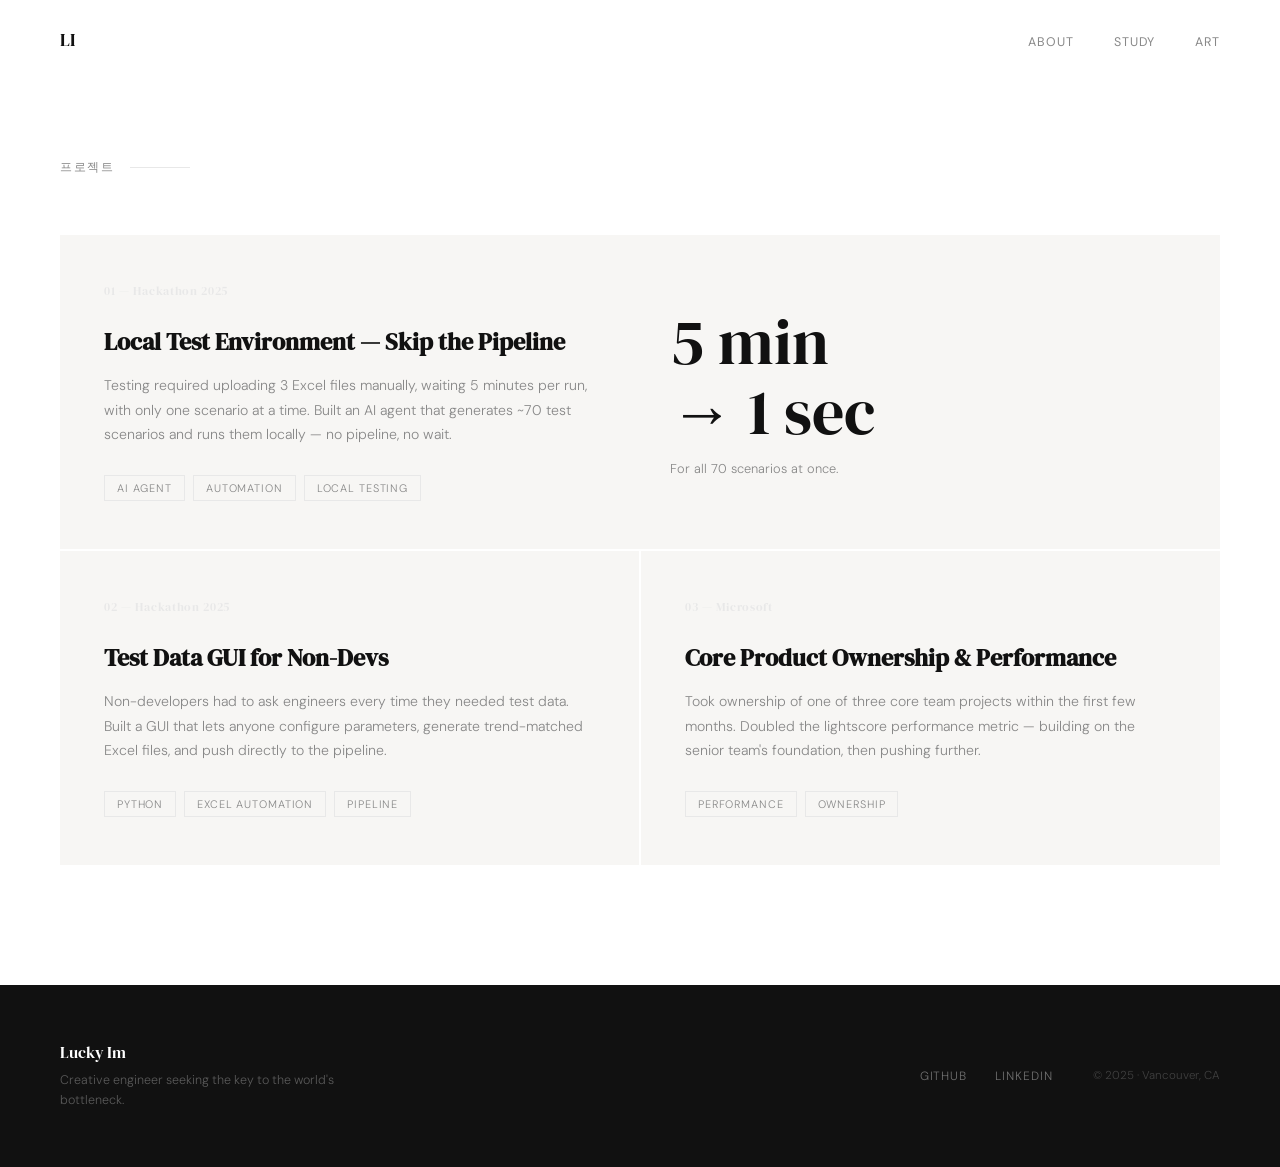
<file: projects/index.html>
<!DOCTYPE html>
<html lang="en">
<head>
  <meta charset="UTF-8" />
  <meta name="viewport" content="width=device-width, initial-scale=1.0" />
  <title>Lucky Im — 프로젝트</title>
  <link rel="preconnect" href="https://fonts.googleapis.com" />
  <link rel="preconnect" href="https://fonts.gstatic.com" crossorigin />
  <link href="https://fonts.googleapis.com/css2?family=DM+Serif+Display:ital@0;1&family=DM+Sans:wght@300;400;500&display=swap" rel="stylesheet" />
  <link rel="stylesheet" href="../css/style.css" />
</head>
<body>

  <!-- NAV -->
  <nav id="nav">
    <a class="nav-logo" href="/">LI</a>
    <ul class="nav-links">
      <li><a href="/about">About</a></li>
      <li><a href="/study">Study</a></li>
      <li><a href="/art">Art</a></li>
    </ul>
    <button class="nav-hamburger" id="nav-hamburger" aria-label="Toggle menu" aria-expanded="false">
      <span></span><span></span><span></span>
    </button>
  </nav>

  <!-- PROJECTS -->
  <section id="projects-page">
    <div class="section-label reveal">프로젝트</div>
    <div class="projects-grid">

      <div class="project-card featured reveal">
        <div>
          <div class="project-num">01 — Hackathon 2025</div>
          <h3 class="project-title">Local Test Environment — Skip the Pipeline</h3>
          <p class="project-desc">
            Testing required uploading 3 Excel files manually, waiting 5 minutes per run, with only one scenario at a time. Built an AI agent that generates ~70 test scenarios and runs them locally — no pipeline, no wait.
          </p>
          <div class="project-tags">
            <span class="tag">AI Agent</span>
            <span class="tag">Automation</span>
            <span class="tag">Local Testing</span>
          </div>
        </div>
        <div>
          <div class="project-impact">5 min<br>→ 1 sec</div>
          <div class="project-impact-label">For all 70 scenarios at once.</div>
        </div>
      </div>

      <div class="project-card reveal">
        <div class="project-num">02 — Hackathon 2025</div>
        <h3 class="project-title">Test Data GUI for Non-Devs</h3>
        <p class="project-desc">
          Non-developers had to ask engineers every time they needed test data. Built a GUI that lets anyone configure parameters, generate trend-matched Excel files, and push directly to the pipeline.
        </p>
        <div class="project-tags">
          <span class="tag">Python</span>
          <span class="tag">Excel Automation</span>
          <span class="tag">Pipeline</span>
        </div>
      </div>

      <div class="project-card reveal">
        <div class="project-num">03 — Microsoft</div>
        <h3 class="project-title">Core Product Ownership & Performance</h3>
        <p class="project-desc">
          Took ownership of one of three core team projects within the first few months. Doubled the lightscore performance metric — building on the senior team's foundation, then pushing further.
        </p>
        <div class="project-tags">
          <span class="tag">Performance</span>
          <span class="tag">Ownership</span>
        </div>
      </div>

    </div>
  </section>

  <!-- FOOTER -->
  <footer>
    <div class="footer-left">
      <span class="footer-name">Lucky Im</span>
      <span class="footer-sub">Creative engineer seeking the key to the world's bottleneck.</span>
    </div>
    <div class="footer-links">
      <a href="https://github.com/luckyim0519" target="_blank">GitHub</a>
      <a href="https://www.linkedin.com/in/luckyim/?originalSubdomain=ca" target="_blank">LinkedIn</a>
    </div>
    <span class="footer-copy">© 2025 · Vancouver, CA</span>
  </footer>

  <script src="../js/main.js"></script>
</body>
</html>
</file>
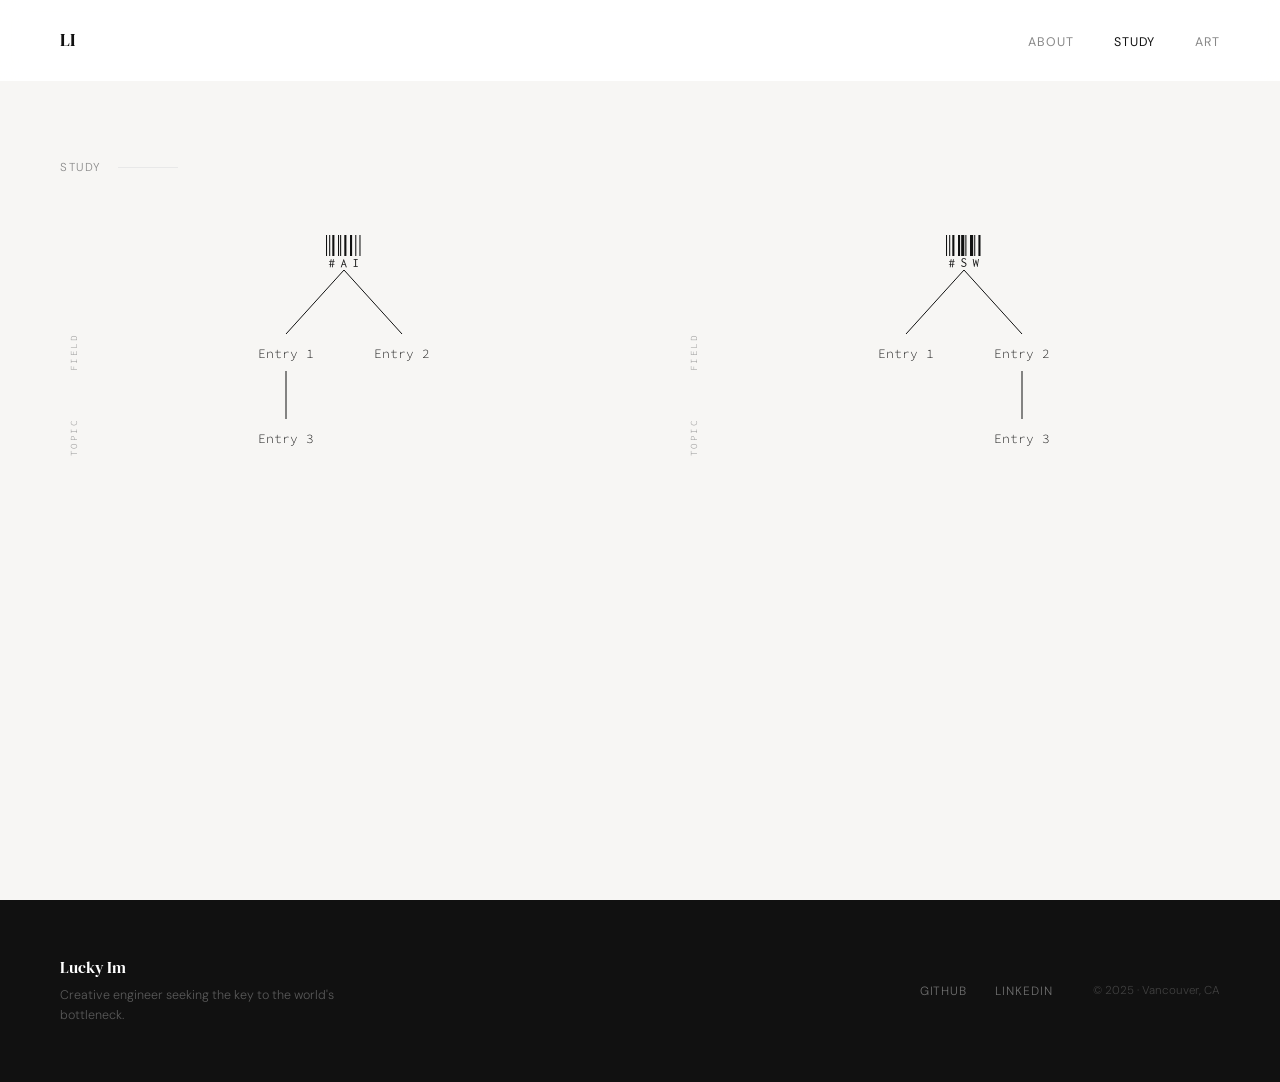
<file: study/index.html>
<!DOCTYPE html>
<html lang="en">
<head>
  <meta charset="UTF-8" />
  <meta name="viewport" content="width=device-width, initial-scale=1.0" />
  <title>Lucky Im — Study</title>
  <link rel="preconnect" href="https://fonts.googleapis.com" />
  <link rel="preconnect" href="https://fonts.gstatic.com" crossorigin />
  <link href="https://fonts.googleapis.com/css2?family=DM+Serif+Display:ital@0;1&family=DM+Sans:wght@300;400;500&family=Source+Code+Pro:wght@400;500&family=Libre+Barcode+128+Text&display=swap" rel="stylesheet" />
  <link rel="stylesheet" href="../css/style.css" />

  <style>
    body { background: var(--off); }

    /* ── outer: two independent tree blocks side by side ── */
    .study-layout {
      display: grid;
      grid-template-columns: 1fr 1fr;
      gap: 80px;
      margin-top: 8px;
    }

    /* ── each tree block: [label col | content col] ── */
    .tree-block {
      display: grid;
      grid-template-columns: 28px 1fr;
      align-items: center;
    }

    /* ── left label cells ── */
    .row-label {
      display: flex;
      align-items: center;
      justify-content: center;
      align-self: stretch;
    }
    .depth-label {
      font-family: 'Source Code Pro', monospace;
      font-size: 0.58rem;
      letter-spacing: 0.16em;
      text-transform: uppercase;
      color: var(--muted);
      writing-mode: vertical-rl;
      transform: rotate(180deg); /* reads upward */
    }

    /* ── root ── */
    .tree-root-cell { display: flex; justify-content: center; }
    .tree-root {
      font-family: 'Libre Barcode 128 Text', cursive;
      font-size: 2.2rem;
      color: var(--ink);
      display: block;
      text-align: center;
    }

    /* ── branch SVG ── */
    .branch-cell { display: flex; justify-content: center; }
    .branch-svg {
      width: 180px;
      height: 64px;
      display: block;
      color: var(--ink);
      flex-shrink: 0;
    }

    /* ── field row (depth 1) ── */
    .field-cell {
      display: flex;
      justify-content: space-between;
      width: 180px;
      justify-self: center;
      padding: 4px 0;
    }

    /* ── sub-branch SVG ── */
    .sub-cell {
      display: flex;
      justify-content: space-between;
      width: 180px;
      justify-self: center;
      align-items: flex-start;
    }
    .sub-svg {
      width: 64px;
      height: 48px;
      display: block;
      color: var(--ink);
      flex-shrink: 0;
    }
    .cell-spacer { width: 64px; flex-shrink: 0; }

    /* ── topic row (depth 2) ── */
    .topic-cell {
      display: flex;
      justify-content: space-between;
      width: 180px;
      justify-self: center;
      padding: 4px 0;
    }

    /* ── leaf node ── */
    .tree-leaf {
      text-decoration: none;
      display: block;
      width: 64px;
      text-align: center;
    }
    .leaf-name {
      font-family: 'Source Code Pro', monospace;
      font-size: 0.8rem;
      color: var(--ink);
      display: block;
    }
    .tree-leaf:hover .leaf-name {
      text-decoration: underline;
      text-underline-offset: 3px;
    }

    /* ── responsive ── */
    @media (max-width: 768px) {
      .study-layout { grid-template-columns: 1fr; gap: 64px; }
    }
  </style>
</head>
<body>

  <!-- NAV -->
  <nav id="nav">
    <a class="nav-logo" href="/">LI</a>
    <ul class="nav-links">
      <li><a href="/about">About</a></li>
      <li><a href="/study" class="active">Study</a></li>
      <li><a href="/art">Art</a></li>
    </ul>
    <button class="nav-hamburger" id="nav-hamburger" aria-label="Toggle menu" aria-expanded="false">
      <span></span><span></span><span></span>
    </button>
  </nav>

  <section id="study-page">
    <div class="section-label reveal">Study</div>

    <div class="study-layout">

      <!-- ══ #AI tree block ══ -->
      <div class="tree-block reveal">
        <!-- root -->
        <div class="row-empty"></div>
        <div class="tree-root-cell"><span class="tree-root">#AI</span></div>

        <!-- branch lines -->
        <div class="row-empty"></div>
        <div class="branch-cell">
          <svg class="branch-svg" viewBox="0 0 180 64" fill="none" xmlns="http://www.w3.org/2000/svg">
            <line x1="90" y1="0" x2="32"  y2="64" stroke="currentColor" stroke-width="1"/>
            <line x1="90" y1="0" x2="148" y2="64" stroke="currentColor" stroke-width="1"/>
          </svg>
        </div>

        <!-- FIELD row -->
        <div class="row-label"><span class="depth-label">Field</span></div>
        <div class="field-cell">
          <a class="tree-leaf" href="/study/entry1"><span class="leaf-name">Entry 1</span></a>
          <a class="tree-leaf" href="/study/entry2"><span class="leaf-name">Entry 2</span></a>
        </div>

        <!-- sub-branch: under Entry 1 (left) -->
        <div class="row-empty"></div>
        <div class="sub-cell">
          <svg class="sub-svg" viewBox="0 0 64 48" fill="none" xmlns="http://www.w3.org/2000/svg">
            <line x1="32" y1="0" x2="32" y2="48" stroke="currentColor" stroke-width="1"/>
          </svg>
          <div class="cell-spacer"></div>
        </div>

        <!-- TOPIC row -->
        <div class="row-label"><span class="depth-label">Topic</span></div>
        <div class="topic-cell">
          <a class="tree-leaf" href="/study/entry3"><span class="leaf-name">Entry 3</span></a>
          <div class="cell-spacer"></div>
        </div>
      </div>

      <!-- ══ #SW tree block ══ -->
      <div class="tree-block reveal">
        <!-- root -->
        <div class="row-empty"></div>
        <div class="tree-root-cell"><span class="tree-root">#SW</span></div>

        <!-- branch lines -->
        <div class="row-empty"></div>
        <div class="branch-cell">
          <svg class="branch-svg" viewBox="0 0 180 64" fill="none" xmlns="http://www.w3.org/2000/svg">
            <line x1="90" y1="0" x2="32"  y2="64" stroke="currentColor" stroke-width="1"/>
            <line x1="90" y1="0" x2="148" y2="64" stroke="currentColor" stroke-width="1"/>
          </svg>
        </div>

        <!-- FIELD row -->
        <div class="row-label"><span class="depth-label">Field</span></div>
        <div class="field-cell">
          <a class="tree-leaf" href="/study/sw/entry1"><span class="leaf-name">Entry 1</span></a>
          <a class="tree-leaf" href="/study/sw/entry2"><span class="leaf-name">Entry 2</span></a>
        </div>

        <!-- sub-branch: under Entry 2 (right) -->
        <div class="row-empty"></div>
        <div class="sub-cell">
          <div class="cell-spacer"></div>
          <svg class="sub-svg" viewBox="0 0 64 48" fill="none" xmlns="http://www.w3.org/2000/svg">
            <line x1="32" y1="0" x2="32" y2="48" stroke="currentColor" stroke-width="1"/>
          </svg>
        </div>

        <!-- TOPIC row -->
        <div class="row-label"><span class="depth-label">Topic</span></div>
        <div class="topic-cell">
          <div class="cell-spacer"></div>
          <a class="tree-leaf" href="/study/sw/entry3"><span class="leaf-name">Entry 3</span></a>
        </div>
      </div>

    </div>
  </section>

  <!-- FOOTER -->
  <footer>
    <div class="footer-left">
      <span class="footer-name">Lucky Im</span>
      <span class="footer-sub">Creative engineer seeking the key to the world's bottleneck.</span>
    </div>
    <div class="footer-links">
      <a href="https://github.com/luckyim0519" target="_blank">GitHub</a>
      <a href="https://www.linkedin.com/in/luckyim/?originalSubdomain=ca" target="_blank">LinkedIn</a>
    </div>
    <span class="footer-copy">© 2025 · Vancouver, CA</span>
  </footer>

  <script src="../js/main.js"></script>
</body>
</html>
</file>
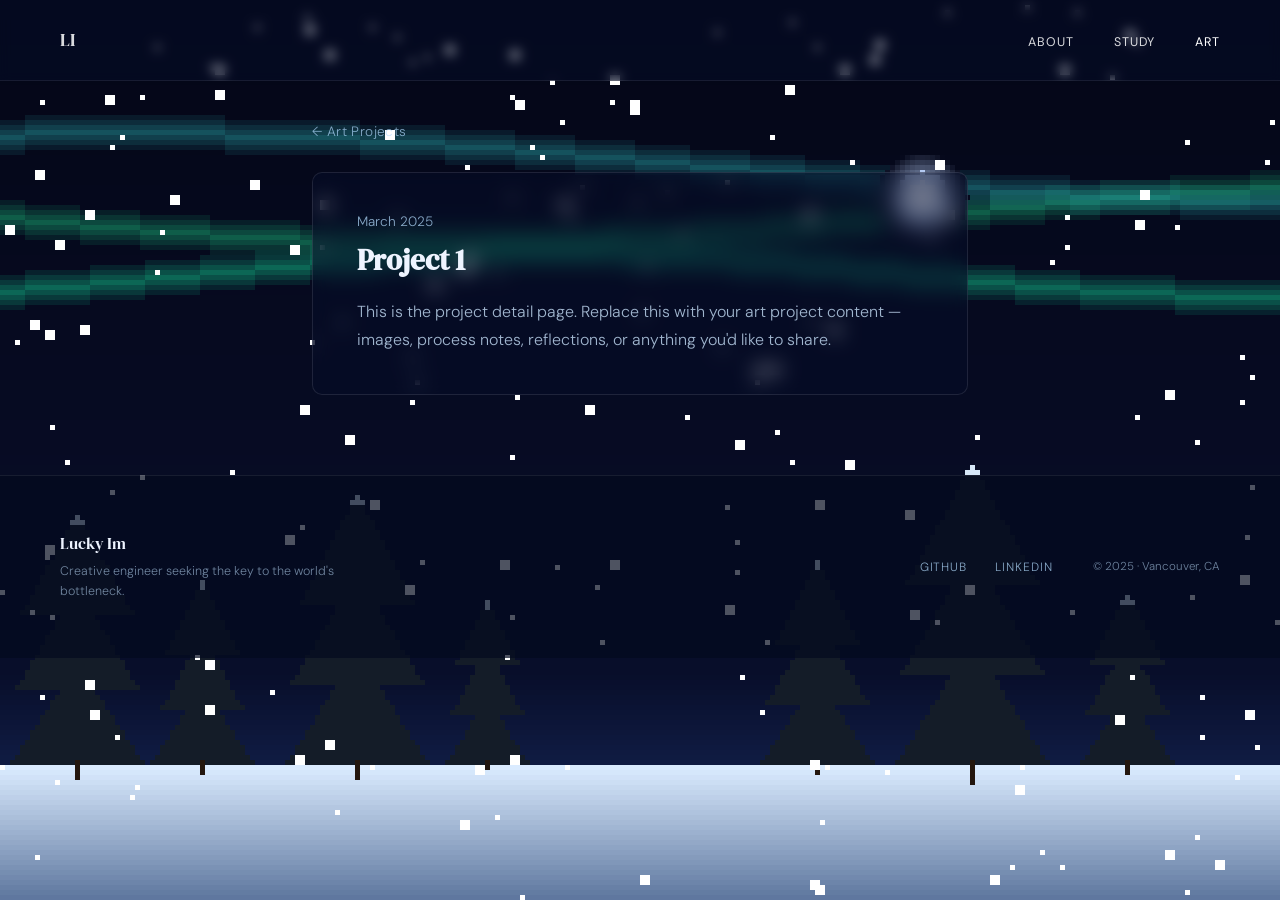
<file: art/project1/index.html>
<!DOCTYPE html>
<html lang="en">
<head>
  <meta charset="UTF-8" />
  <meta name="viewport" content="width=device-width, initial-scale=1.0" />
  <title>Lucky Im — Project 1</title>
  <link rel="preconnect" href="https://fonts.googleapis.com" />
  <link rel="preconnect" href="https://fonts.gstatic.com" crossorigin />
  <link href="https://fonts.googleapis.com/css2?family=DM+Serif+Display:ital@0;1&family=DM+Sans:wght@300;400;500&display=swap" rel="stylesheet" />
  <link rel="stylesheet" href="../../css/style.css" />

  <style>
    #winter-bg {
      position: fixed;
      top: 0; left: 0;
      width: 100vw; height: 100vh;
      z-index: -1;
      pointer-events: none;
    }
    body { background: transparent; }
    #project-page { background: transparent; max-width: 720px; margin: 0 auto; padding: 120px 32px 80px; }

    nav {
      background: rgba(6, 14, 40, 0.55);
      backdrop-filter: blur(6px);
      border-color: rgba(255,255,255,0.08);
    }
    .nav-logo,
    .nav-links a { color: rgba(255,255,255,0.85); }
    .nav-links a:hover,
    .nav-links a.active { color: #ffffff; }
    .nav-hamburger span { background: rgba(255,255,255,0.9); }
    .nav-mobile-menu {
      background: rgba(6, 14, 40, 0.97);
      border-color: rgba(255,255,255,0.08);
    }
    .nav-mobile-menu a { color: rgba(180,220,255,0.75); border-color: rgba(255,255,255,0.08); }
    .nav-mobile-menu a:hover,
    .nav-mobile-menu a.active { color: #ffffff; }

    .project-back {
      display: inline-block;
      margin-bottom: 32px;
      color: rgba(180, 220, 255, 0.7);
      font-size: 0.85rem;
      text-decoration: none;
      letter-spacing: 0.03em;
      transition: color 0.2s;
    }
    .project-back:hover { color: #ffffff; }

    .project-card {
      background: rgba(6, 14, 40, 0.55);
      backdrop-filter: blur(10px);
      border: 1px solid rgba(255,255,255,0.10);
      border-radius: 10px;
      padding: 40px 44px;
    }
    .project-date  { color: rgba(180, 220, 255, 0.75); font-size: 0.85rem; margin-bottom: 12px; }
    .project-title { color: #eef4ff; font-size: 1.8rem; margin: 0 0 20px; }
    .project-body  { color: rgba(200, 225, 250, 0.80); line-height: 1.75; }

    footer {
      background: rgba(4, 10, 30, 0.70);
      border-top: 1px solid rgba(255,255,255,0.08);
    }
    .footer-name  { color: #eef4ff; }
    .footer-sub,
    .footer-copy  { color: rgba(180, 210, 240, 0.6); }
    .footer-links a { color: rgba(180, 220, 255, 0.75); }
    .footer-links a:hover { color: #ffffff; }
  </style>
</head>
<body>

  <div id="winter-bg"></div>

  <!-- NAV -->
  <nav id="nav">
    <a class="nav-logo" href="/">LI</a>
    <ul class="nav-links">
      <li><a href="/about">About</a></li>
      <li><a href="/study">Study</a></li>
      <li><a href="/art">Art</a></li>
    </ul>
    <button class="nav-hamburger" id="nav-hamburger" aria-label="Toggle menu" aria-expanded="false">
      <span></span><span></span><span></span>
    </button>
  </nav>

  <!-- PROJECT CONTENT -->
  <section id="project-page">
    <a class="project-back" href="/art">← Art Projects</a>

    <div class="project-card reveal">
      <div class="project-date">March 2025</div>
      <h1 class="project-title">Project 1</h1>
      <div class="project-body">
        <p>This is the project detail page. Replace this with your art project content — images, process notes, reflections, or anything you'd like to share.</p>
      </div>
    </div>
  </section>

  <!-- FOOTER -->
  <footer>
    <div class="footer-left">
      <span class="footer-name">Lucky Im</span>
      <span class="footer-sub">Creative engineer seeking the key to the world's bottleneck.</span>
    </div>
    <div class="footer-links">
      <a href="https://github.com/luckyim0519" target="_blank">GitHub</a>
      <a href="https://www.linkedin.com/in/luckyim/?originalSubdomain=ca" target="_blank">LinkedIn</a>
    </div>
    <span class="footer-copy">© 2025 · Vancouver, CA</span>
  </footer>

  <script src="../../js/main.js"></script>
  <script src="../../js/p5.min.js"></script>
  <script>
    new p5(function (p) {
      const PX = 5;
      let cols, rows, t = 0;

      // ── Time-of-day scene ─────────────────────────────────────────────
      const hour = new Date().getHours();
      const SCENE = hour >= 6 && hour < 12 ? 'morning'
                  : hour >= 12 && hour < 19 ? 'afternoon'
                  : 'night';

      // ── Scene palettes ────────────────────────────────────────────────
      const SCENES = {
        morning: {
          skyTop:   [ 175, 200, 220 ],  // pale grey-blue
          skyMid:   [ 200, 218, 232 ],
          skyHor:   [ 220, 232, 242 ],
          skyGlow:  [ 238, 242, 248 ],
          orb:      [ 255, 248, 200 ],  // soft white-yellow sun, low
          orbGlow:  [ 255, 228, 140 ],
          orbR: 3, orbCX: 0.22, orbCY: 0.78,  // low on horizon
          stars: false, aurora: false,
          snowColor:  [ 245, 250, 255 ],
          snowShadow: [ 175, 195, 218 ],
        },
        afternoon: {
          skyTop:   [ 100, 140, 185 ],  // cool steel blue
          skyMid:   [ 140, 172, 208 ],
          skyHor:   [ 180, 205, 228 ],
          skyGlow:  [ 215, 228, 242 ],
          orb:      [ 255, 255, 225 ],  // pale sun, higher
          orbGlow:  [ 255, 242, 180 ],
          orbR: 3, orbCX: 0.55, orbCY: 0.28,
          stars: false, aurora: false,
          snowColor:  [ 248, 252, 255 ],
          snowShadow: [ 188, 208, 228 ],
        },
        night: {
          skyTop:   [   4,   6,  22 ],  // deep navy → near-black
          skyMid:   [   8,  14,  42 ],
          skyHor:   [  12,  22,  58 ],
          skyGlow:  [  16,  28,  68 ],
          orb:      [ 242, 246, 255 ],  // moon
          orbGlow:  [ 180, 202, 242 ],
          orbR: 3, orbCX: 0.72, orbCY: 0.22,
          stars: true, aurora: true,
          snowColor:  [ 218, 235, 255 ],
          snowShadow: [  90, 115, 155 ],
        },
      };

      const S = SCENES[SCENE];

      // ── Aurora bands (night only) ─────────────────────────────────────
      const AURORA_BANDS = [
        { phase: 0.0,  amp: 0.038, freq: 0.016, spd: 0.007, yBase: 0.28, r: 25,  g: 185, b: 120 },
        { phase: 2.1,  amp: 0.028, freq: 0.022, spd: 0.010, yBase: 0.36, r: 18,  g: 205, b: 145 },
        { phase: 4.3,  amp: 0.045, freq: 0.013, spd: 0.005, yBase: 0.22, r: 38,  g: 162, b: 165 },
      ];

      // ── Tree definitions: [cx fraction, height fraction] ─────────────
      const TREE_DEFS = [
        { cx: 0.06, h: 0.24 },
        { cx: 0.16, h: 0.18 },
        { cx: 0.28, h: 0.26 },
        { cx: 0.38, h: 0.16 },
        { cx: 0.64, h: 0.20 },
        { cx: 0.76, h: 0.28 },
        { cx: 0.88, h: 0.17 },
      ];

      // ── Snowflakes ────────────────────────────────────────────────────
      const SNOW_COUNT = 200;
      let snowflakes = [];

      let splashEnergy = 0;
      let lastScrollY = window.scrollY;

      window.addEventListener('scroll', () => {
        const dy = Math.abs(window.scrollY - lastScrollY);
        lastScrollY = window.scrollY;
        splashEnergy = Math.min(splashEnergy + dy * 0.025, 1.0);
      }, { passive: true });

      function initSnow() {
        snowflakes = [];
        for (let i = 0; i < SNOW_COUNT; i++) {
          snowflakes.push({
            x:     Math.random() * cols,
            y:     Math.random() * rows,
            spd:   0.18 + Math.random() * 0.38,
            drift: (Math.random() - 0.5) * 0.14,
            size:  Math.random() < 0.62 ? 1 : 2,
          });
        }
      }

      function drawPx(c, r, col) {
        p.fill(col[0], col[1], col[2]);
        p.rect(c * PX, r * PX, PX, PX);
      }

      function skyColor(r, skyRows) {
        const horRows = Math.floor(skyRows * 0.88);
        if (r >= horRows) {
          const pct = (r - horRows) / (skyRows - horRows);
          return [
            Math.round(p.lerp(S.skyMid[0], S.skyGlow[0], pct)),
            Math.round(p.lerp(S.skyMid[1], S.skyGlow[1], pct)),
            Math.round(p.lerp(S.skyMid[2], S.skyGlow[2], pct)),
          ];
        }
        const pct = r / horRows;
        return [
          Math.round(p.lerp(S.skyTop[0], S.skyMid[0], pct)),
          Math.round(p.lerp(S.skyTop[1], S.skyMid[1], pct)),
          Math.round(p.lerp(S.skyTop[2], S.skyMid[2], pct)),
        ];
      }

      // Draw a pixel-art pine tree silhouette
      // cx: center column, base: bottom row, h: total height in pixel-rows
      function drawTree(cx, base, h) {
        const LAYERS = 3;
        for (let layer = 0; layer < LAYERS; layer++) {
          const layerH   = Math.max(3, Math.floor(h * 0.48));
          const layerBase = base - layer * Math.floor(h * 0.36);
          const maxW     = Math.max(1, Math.round(h * 0.30 - layer * 1.2));
          for (let row = 0; row < layerH; row++) {
            const r = layerBase - row;
            if (r < 0 || r >= rows) continue;
            const w = Math.max(0, Math.floor(maxW * (1 - row / layerH)));
            for (let dc = -w; dc <= w; dc++) {
              const c = cx + dc;
              if (c < 0 || c >= cols) continue;
              // Snow cap: top 2 rows of each triangle layer
              if (row >= layerH - 2) {
                drawPx(c, r, [215, 232, 248]);
              } else {
                drawPx(c, r, [20, 28, 40]);
              }
            }
          }
        }
        // Trunk
        const trunkH = Math.max(1, Math.floor(h * 0.10));
        for (let row = 0; row < trunkH; row++) {
          const r = base + row;
          if (r >= rows) break;
          drawPx(cx, r, [35, 22, 14]);
        }
      }

      p.setup = function () {
        const el = document.getElementById('winter-bg');
        p.createCanvas(el.offsetWidth, el.offsetHeight).parent('winter-bg');
        cols = Math.ceil(p.width  / PX);
        rows = Math.ceil(p.height / PX);
        p.noStroke();
        p.frameRate(18);
        initSnow();
      };

      p.draw = function () {
        p.clear();
        t += 1;
        splashEnergy *= 0.94;

        const groundRow = Math.floor(rows * 0.85);
        const orbCX     = Math.floor(cols * S.orbCX);
        const orbCY     = Math.floor(rows * S.orbCY);

        // ── Pixel grid: sky + ground ──────────────────────────────────
        for (let r = 0; r < rows; r++) {
          for (let c = 0; c < cols; c++) {

            // ── Ground (bottom 15%) ──
            if (r >= groundRow) {
              const pct = (r - groundRow) / (rows - groundRow);
              drawPx(c, r, [
                Math.round(p.lerp(S.snowColor[0], S.snowShadow[0], pct)),
                Math.round(p.lerp(S.snowColor[1], S.snowShadow[1], pct)),
                Math.round(p.lerp(S.snowColor[2], S.snowShadow[2], pct)),
              ]);
              continue;
            }

            // ── Sky ──
            const dc = c - orbCX, dr = r - orbCY;
            const dist = Math.sqrt(dc * dc + dr * dr);

            if (dist <= S.orbR) {
              drawPx(c, r, S.orb);
            } else if (dist <= S.orbR + 2) {
              drawPx(c, r, S.orbGlow);
            } else if (dist <= S.orbR + 6) {
              const sk    = skyColor(r, groundRow);
              const blend = 1 - (dist - S.orbR - 2) / 4;
              drawPx(c, r, [
                Math.round(p.lerp(sk[0], S.orbGlow[0], blend * 0.5)),
                Math.round(p.lerp(sk[1], S.orbGlow[1], blend * 0.5)),
                Math.round(p.lerp(sk[2], S.orbGlow[2], blend * 0.5)),
              ]);
            } else if (S.aurora && r < Math.floor(groundRow * 0.62)) {
              // Aurora: blend wavy bands into sky
              let sk = skyColor(r, groundRow);
              for (const band of AURORA_BANDS) {
                const bandY   = Math.floor((band.yBase + Math.sin(c * band.freq + t * band.spd + band.phase) * band.amp) * groundRow);
                const bandDist = Math.abs(r - bandY);
                if (bandDist < 4) {
                  const alpha = 0.48 * (1 - bandDist / 4);
                  sk = [
                    Math.round(p.lerp(sk[0], band.r, alpha)),
                    Math.round(p.lerp(sk[1], band.g, alpha)),
                    Math.round(p.lerp(sk[2], band.b, alpha)),
                  ];
                }
              }
              drawPx(c, r, sk);
            } else if (S.stars) {
              const seed = (c * 7919 + r * 6271) % 1000;
              if (r < Math.floor(groundRow * 0.55) && seed < 12) {
                const twinkle = (Math.sin(t * 0.06 + seed) + 1) / 2;
                const bright  = Math.round(180 + twinkle * 75);
                drawPx(c, r, [bright, bright, Math.min(bright + 22, 255)]);
              } else {
                drawPx(c, r, skyColor(r, groundRow));
              }
            } else {
              drawPx(c, r, skyColor(r, groundRow));
            }
          }
        }

        // ── Pine tree silhouettes ─────────────────────────────────────
        for (const tree of TREE_DEFS) {
          drawTree(
            Math.floor(tree.cx * cols),
            groundRow - 1,
            Math.floor(tree.h  * rows)
          );
        }

        // ── Ground sparkles ───────────────────────────────────────────
        for (let i = 0; i < Math.floor(cols * 0.07); i++) {
          const c = (i * 3571) % cols;
          const v = (Math.sin(t * 0.09 + i * 1.73) + 1) / 2;
          if (v > 0.84) {
            drawPx(c, groundRow, [255, 255, 255]);
          }
        }

        // ── Falling snow ──────────────────────────────────────────────
        const speedMult = 1 + splashEnergy * 0.6;
        const driftMult = 1 + splashEnergy * 0.4;
        p.fill(255, 255, 255);
        for (const sf of snowflakes) {
          sf.y += sf.spd * speedMult;
          sf.x += sf.drift * driftMult;
          if (sf.y > rows)  { sf.y = 0; sf.x = Math.random() * cols; }
          if (sf.x < 0)      sf.x += cols;
          if (sf.x >= cols)  sf.x -= cols;
          p.rect(Math.floor(sf.x) * PX, Math.floor(sf.y) * PX, sf.size * PX, sf.size * PX);
        }
      };

      p.windowResized = function () {
        const el = document.getElementById('winter-bg');
        p.resizeCanvas(el.offsetWidth, el.offsetHeight);
        cols = Math.ceil(p.width  / PX);
        rows = Math.ceil(p.height / PX);
        initSnow();
      };
    });
  </script>
</body>
</html>
</file>
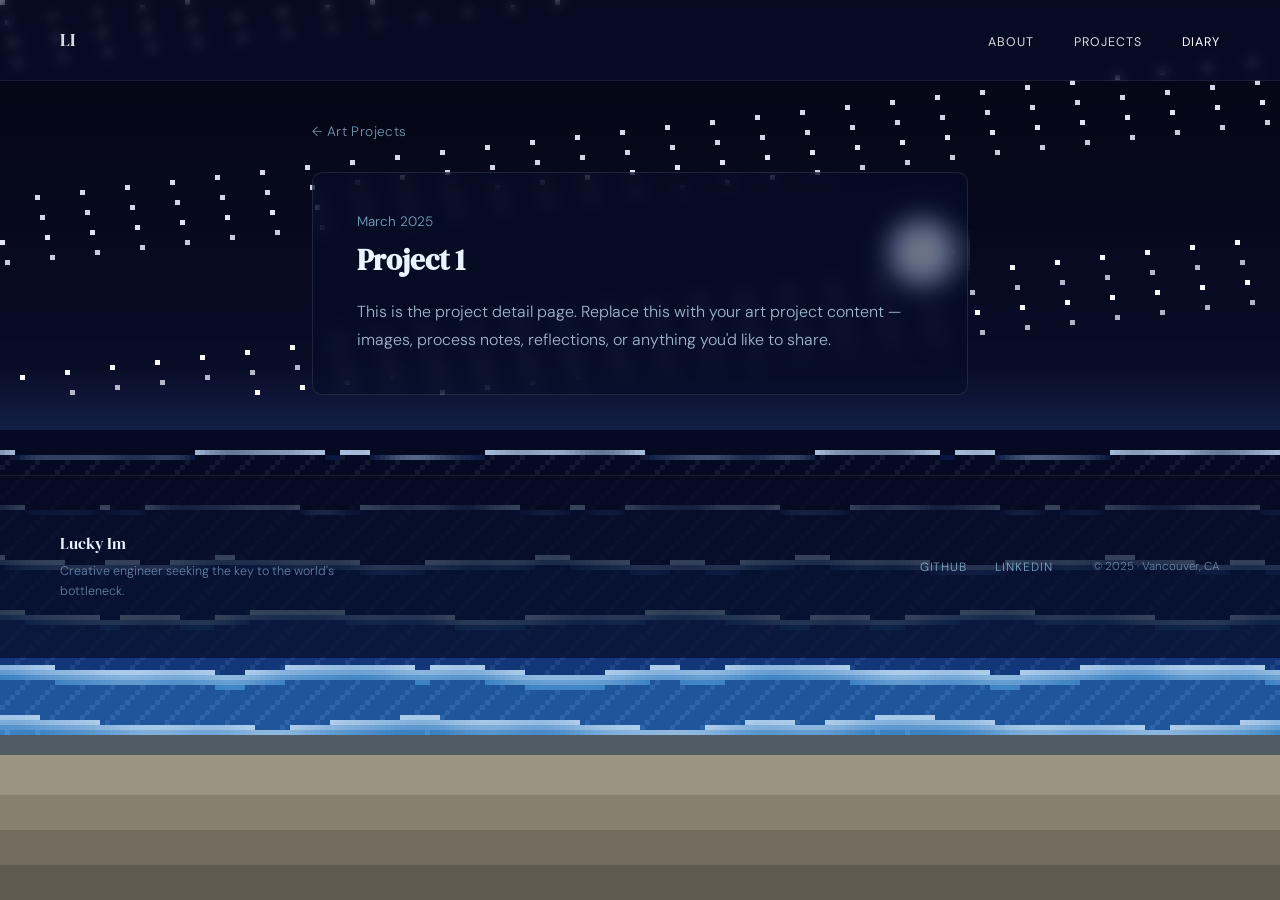
<file: diary/project1/index.html>
<!DOCTYPE html>
<html lang="en">
<head>
  <meta charset="UTF-8" />
  <meta name="viewport" content="width=device-width, initial-scale=1.0" />
  <title>Lucky Im — Project 1</title>
  <link rel="preconnect" href="https://fonts.googleapis.com" />
  <link rel="preconnect" href="https://fonts.gstatic.com" crossorigin />
  <link href="https://fonts.googleapis.com/css2?family=DM+Serif+Display:ital@0;1&family=DM+Sans:wght@300;400;500&display=swap" rel="stylesheet" />
  <link rel="stylesheet" href="../../css/style.css" />

  <style>
    #beach-bg {
      position: fixed;
      top: 0; left: 0;
      width: 100vw; height: 100vh;
      z-index: -1;
      pointer-events: none;
    }
    body { background: transparent; }
    #project-page { background: transparent; max-width: 720px; margin: 0 auto; padding: 120px 32px 80px; }

    nav {
      background: rgba(8, 18, 48, 0.55);
      backdrop-filter: blur(6px);
      border-color: rgba(255,255,255,0.08);
    }
    .nav-logo,
    .nav-links a { color: rgba(255,255,255,0.85); }
    .nav-links a:hover,
    .nav-links a.active { color: #ffffff; }
    .nav-hamburger span { background: rgba(255,255,255,0.9); }
    .nav-mobile-menu {
      background: rgba(8, 18, 48, 0.97);
      border-color: rgba(255,255,255,0.08);
    }
    .nav-mobile-menu a { color: rgba(160,210,240,0.75); border-color: rgba(255,255,255,0.08); }
    .nav-mobile-menu a:hover,
    .nav-mobile-menu a.active { color: #ffffff; }

    .project-back {
      display: inline-block;
      margin-bottom: 32px;
      color: rgba(160, 210, 240, 0.7);
      font-size: 0.85rem;
      text-decoration: none;
      letter-spacing: 0.03em;
      transition: color 0.2s;
    }
    .project-back:hover { color: #ffffff; }

    .project-card {
      background: rgba(6, 14, 40, 0.55);
      backdrop-filter: blur(10px);
      border: 1px solid rgba(255,255,255,0.10);
      border-radius: 10px;
      padding: 40px 44px;
    }
    .project-date  { color: rgba(160, 210, 240, 0.75); font-size: 0.85rem; margin-bottom: 12px; }
    .project-title { color: #e8f4ff; font-size: 1.8rem; margin: 0 0 20px; }
    .project-body  { color: rgba(200, 225, 245, 0.80); line-height: 1.75; }

    footer {
      background: rgba(6, 12, 35, 0.70);
      border-top: 1px solid rgba(255,255,255,0.08);
    }
    .footer-name  { color: #e8f4ff; }
    .footer-sub,
    .footer-copy  { color: rgba(160, 200, 230, 0.6); }
    .footer-links a { color: rgba(160, 210, 240, 0.75); }
    .footer-links a:hover { color: #ffffff; }
  </style>
</head>
<body>

  <div id="beach-bg"></div>

  <!-- NAV -->
  <nav id="nav">
    <a class="nav-logo" href="/">LI</a>
    <ul class="nav-links">
      <li><a href="/about">About</a></li>
      <li><a href="/projects">Projects</a></li>
      <li><a href="/diary" class="active">Diary</a></li>
    </ul>
    <button class="nav-hamburger" id="nav-hamburger" aria-label="Toggle menu" aria-expanded="false">
      <span></span><span></span><span></span>
    </button>
  </nav>

  <!-- PROJECT CONTENT -->
  <section id="project-page">
    <a class="project-back" href="/diary">← Art Projects</a>

    <div class="project-card reveal">
      <div class="project-date">March 2025</div>
      <h1 class="project-title">Project 1</h1>
      <div class="project-body">
        <p>This is the project detail page. Replace this with your art project content — images, process notes, reflections, or anything you'd like to share.</p>
      </div>
    </div>
  </section>

  <!-- FOOTER -->
  <footer>
    <div class="footer-left">
      <span class="footer-name">Lucky Im</span>
      <span class="footer-sub">Creative engineer seeking the key to the world's bottleneck.</span>
    </div>
    <div class="footer-links">
      <a href="https://github.com/luckyim0519" target="_blank">GitHub</a>
      <a href="https://www.linkedin.com/in/luckyim/?originalSubdomain=ca" target="_blank">LinkedIn</a>
    </div>
    <span class="footer-copy">© 2025 · Vancouver, CA</span>
  </footer>

  <script src="../../js/main.js"></script>
  <script src="../../js/p5.min.js"></script>
  <script>
    new p5(function (p) {
      const PX = 5;
      let cols, rows, t = 0;

      const hour = new Date().getHours();
      const SCENE = hour >= 6 && hour < 12 ? 'morning'
                  : hour >= 12 && hour < 19 ? 'afternoon'
                  : 'night';

      const SCENES = {
        morning: {
          skyTop: [95,165,220], skyMid: [140,200,235], skyHor: [200,230,248], skyGlow: [230,245,255],
          orb: [255,245,180], orbGlow: [255,210,80], orbR: 4, orbCX: 0.38, orbCY: 0.20, stars: false,
          sea: [[18,80,140],[28,110,175],[40,145,205],[60,175,225],[90,205,240],[140,225,250]],
          foam: [220,245,255], glint: [255,255,255],
          sand: [[240,215,150],[225,195,125],[205,172,100],[180,148,78]], sandWet: [175,185,170],
        },
        afternoon: {
          skyTop: [30,30,80], skyMid: [90,60,80], skyHor: [200,95,55], skyGlow: [240,140,50],
          orb: [255,180,60], orbGlow: [255,120,30], orbR: 5, orbCX: 0.72, orbCY: 0.38, stars: false,
          sea: [[20,35,80],[35,65,115],[55,100,155],[85,140,185],[130,175,210],[180,210,230]],
          foam: [255,220,180], glint: [255,240,160],
          sand: [[220,175,95],[200,150,70],[175,125,50],[148,100,38]], sandWet: [145,130,100],
        },
        night: {
          skyTop: [4,5,18], skyMid: [8,12,38], skyHor: [14,22,58], skyGlow: [20,32,72],
          orb: [240,245,255], orbGlow: [180,200,240], orbR: 4, orbCX: 0.72, orbCY: 0.28, stars: true,
          sea: [[5,10,35],[8,20,60],[12,35,90],[18,55,120],[30,85,155],[60,130,195]],
          foam: [190,215,240], glint: [230,242,255],
          sand: [[155,148,130],[135,128,112],[115,108,94],[95,90,78]], sandWet: [80,92,100],
        },
      };

      const S = SCENES[SCENE];

      const WAVES = [
        { base: 0.50, amp: 1.0, freq: 0.10, spd: 0.022, crest: 1, ci: 0 },
        { base: 0.56, amp: 1.3, freq: 0.13, spd: 0.030, crest: 1, ci: 1 },
        { base: 0.62, amp: 1.8, freq: 0.11, spd: 0.040, crest: 2, ci: 2 },
        { base: 0.68, amp: 2.2, freq: 0.09, spd: 0.052, crest: 2, ci: 3 },
        { base: 0.74, amp: 2.6, freq: 0.08, spd: 0.065, crest: 3, ci: 4 },
        { base: 0.80, amp: 3.0, freq: 0.07, spd: 0.080, crest: 3, ci: 5 },
      ];

      let glints = [];
      let splashEnergy = 0;
      let lastScrollY = window.scrollY;

      window.addEventListener('scroll', () => {
        const dy = Math.abs(window.scrollY - lastScrollY);
        lastScrollY = window.scrollY;
        splashEnergy = Math.min(splashEnergy + dy * 0.025, 1.0);
      }, { passive: true });

      function initGlints() {
        glints = [];
        const n = Math.floor(cols * 0.14);
        for (let i = 0; i < n; i++) {
          glints.push({
            c: Math.floor(Math.random() * cols),
            li: Math.floor(Math.random() * WAVES.length),
            phase: Math.random() * Math.PI * 2,
            rate: 0.035 + Math.random() * 0.05,
          });
        }
      }

      function drawPx(c, r, col) {
        p.fill(col[0], col[1], col[2]);
        p.rect(c * PX, r * PX, PX, PX);
      }

      function skyColor(r, skyRows) {
        const horRows = Math.floor(skyRows * 0.86);
        if (r >= horRows) {
          const pct = (r - horRows) / (skyRows - horRows);
          return [
            Math.round(p.lerp(S.skyMid[0], S.skyGlow[0], pct)),
            Math.round(p.lerp(S.skyMid[1], S.skyGlow[1], pct)),
            Math.round(p.lerp(S.skyMid[2], S.skyGlow[2], pct)),
          ];
        }
        const pct = r / horRows;
        return [
          Math.round(p.lerp(S.skyTop[0], S.skyMid[0], pct)),
          Math.round(p.lerp(S.skyTop[1], S.skyMid[1], pct)),
          Math.round(p.lerp(S.skyTop[2], S.skyMid[2], pct)),
        ];
      }

      p.setup = function () {
        const el = document.getElementById('beach-bg');
        p.createCanvas(el.offsetWidth, el.offsetHeight).parent('beach-bg');
        cols = Math.ceil(p.width  / PX);
        rows = Math.ceil(p.height / PX);
        p.noStroke();
        p.frameRate(18);
        initGlints();
      };

      p.draw = function () {
        p.clear();
        t += 1;

        splashEnergy *= 0.94;

        const surfs = WAVES.map(w => {
          const amp = w.amp * (1 + splashEnergy * 0.8);
          const spd = w.spd * (1 + splashEnergy * 0.6);
          const arr = new Float32Array(cols);
          for (let c = 0; c < cols; c++) {
            const raw = Math.sin(c * w.freq - t * spd)
                      + 0.4 * Math.sin(c * w.freq * 2.5 - t * spd * 1.6)
                      + 0.2 * Math.sin(c * w.freq * 4.1 - t * spd * 0.7);
            const biased = (raw + 1.6) / 3.2;
            arr[c] = (w.base + (biased - 0.5) * (amp / rows)) * rows;
          }
          return arr;
        });

        const glintPx = new Set();
        for (const g of glints) {
          const v = (Math.sin(t * g.rate + g.phase) + 1) / 2;
          if (v > 0.72) glintPx.add(`${g.c},${Math.round(surfs[g.li][g.c])}`);
        }

        const skyRows = Math.floor(rows * 0.48);
        const sandRow = Math.floor(rows * 0.84);
        const wetRow  = Math.floor(rows * 0.82);
        const orbCX   = Math.floor(cols * S.orbCX);
        const orbCY   = Math.floor(rows * S.orbCY);

        for (let r = 0; r < rows; r++) {
          for (let c = 0; c < cols; c++) {
            if (r < skyRows) {
              const dc = c - orbCX, dr = r - orbCY;
              const dist = Math.sqrt(dc * dc + dr * dr);
              if (dist <= S.orbR) {
                drawPx(c, r, S.orb);
              } else if (dist <= S.orbR + 2) {
                drawPx(c, r, S.orbGlow);
              } else if (dist <= S.orbR + 6) {
                const sk = skyColor(r, skyRows);
                const blend = 1 - (dist - S.orbR - 2) / 4;
                drawPx(c, r, [
                  Math.round(p.lerp(sk[0], S.orbGlow[0], blend * 0.5)),
                  Math.round(p.lerp(sk[1], S.orbGlow[1], blend * 0.5)),
                  Math.round(p.lerp(sk[2], S.orbGlow[2], blend * 0.5)),
                ]);
              } else if (S.stars) {
                const seed = (c * 7919 + r * 6271) % 1000;
                if (r < Math.floor(rows * 0.44) && seed < 12) {
                  const twinkle = (Math.sin(t * 0.06 + seed) + 1) / 2;
                  const bright  = Math.round(180 + twinkle * 75);
                  drawPx(c, r, [bright, bright, Math.min(bright + 20, 255)]);
                } else {
                  drawPx(c, r, skyColor(r, skyRows));
                }
              } else {
                drawPx(c, r, skyColor(r, skyRows));
              }
              continue;
            }
            if (r >= sandRow) {
              const pct = (r - sandRow) / (rows - sandRow);
              const si  = Math.min(Math.floor(pct * S.sand.length), S.sand.length - 1);
              drawPx(c, r, S.sand[si]);
              continue;
            }
            if (r >= wetRow) {
              drawPx(c, r, S.sandWet);
              continue;
            }
            let drawn = false;
            for (let li = WAVES.length - 1; li >= 0; li--) {
              const w   = WAVES[li];
              const srf = surfs[li][c];
              if (r >= srf) {
                const depth = r - srf;
                if (depth === 0 && glintPx.has(`${c},${Math.round(srf)}`)) {
                  drawPx(c, r, S.glint);
                  drawn = true; break;
                }
                const crest = w.crest * (1 + splashEnergy * 1.0);
                if (depth < crest) {
                  const ft   = 1 - depth / crest;
                  const base = S.sea[Math.min(w.ci + 1, S.sea.length - 1)];
                  drawPx(c, r, [
                    Math.round(p.lerp(base[0], S.foam[0], ft * 0.88)),
                    Math.round(p.lerp(base[1], S.foam[1], ft * 0.88)),
                    Math.round(p.lerp(base[2], S.foam[2], ft * 0.88)),
                  ]);
                } else {
                  const shimmer = ((c + r + Math.floor(t * 0.5)) % 6 === 0) ? 14 : 0;
                  const base    = S.sea[w.ci];
                  drawPx(c, r, [
                    Math.min(base[0] + shimmer, 255),
                    Math.min(base[1] + shimmer, 255),
                    Math.min(base[2] + shimmer, 255),
                  ]);
                }
                drawn = true; break;
              }
            }
            if (!drawn) drawPx(c, r, S.sea[0]);
          }
        }
      };

      p.windowResized = function () {
        const el = document.getElementById('beach-bg');
        p.resizeCanvas(el.offsetWidth, el.offsetHeight);
        cols = Math.ceil(p.width  / PX);
        rows = Math.ceil(p.height / PX);
        initGlints();
      };
    });
  </script>
</body>
</html>
</file>
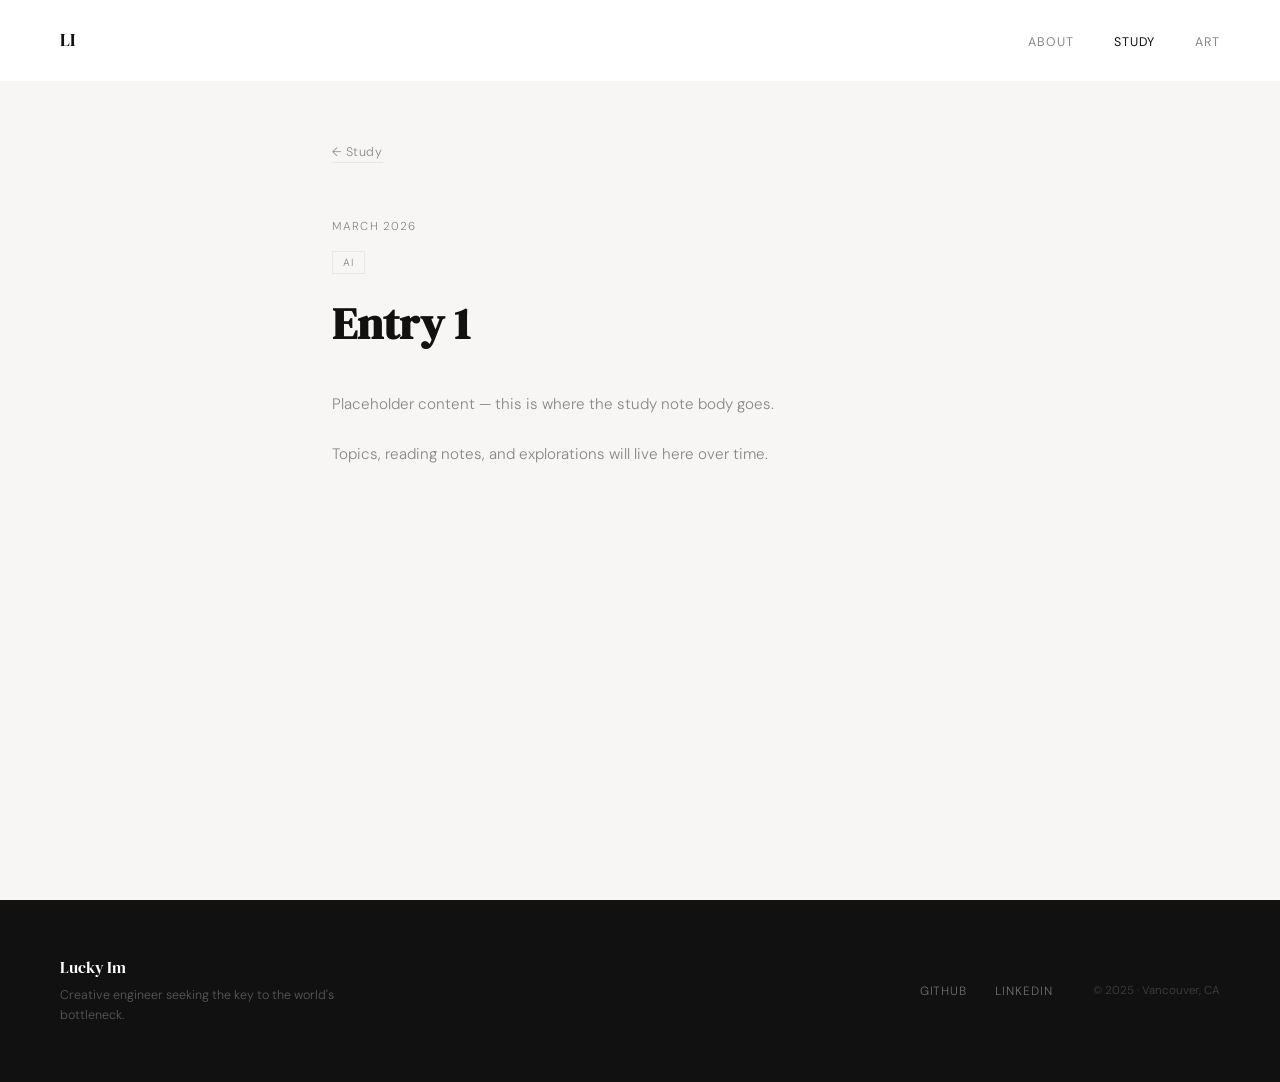
<file: study/entry1/index.html>
<!DOCTYPE html>
<html lang="en">
<head>
  <meta charset="UTF-8" />
  <meta name="viewport" content="width=device-width, initial-scale=1.0" />
  <title>Lucky Im — Entry 1</title>
  <link rel="preconnect" href="https://fonts.googleapis.com" />
  <link rel="preconnect" href="https://fonts.gstatic.com" crossorigin />
  <link href="https://fonts.googleapis.com/css2?family=DM+Serif+Display:ital@0;1&family=DM+Sans:wght@300;400;500&display=swap" rel="stylesheet" />
  <link rel="stylesheet" href="../../css/style.css" />

  <style>
    body { background: var(--off); }

    #entry-page {
      max-width: 680px;
      margin: 0 auto;
      padding: 140px 32px 100px;
      min-height: 100vh;
    }
    .entry-back {
      font-size: 0.78rem; color: var(--muted);
      text-decoration: none; letter-spacing: 0.04em;
      display: inline-flex; align-items: center; gap: 8px;
      margin-bottom: 56px;
      border-bottom: 1px solid var(--border);
      padding-bottom: 2px;
      transition: color 0.2s, border-color 0.2s;
    }
    .entry-back:hover { color: var(--ink); border-color: var(--ink); }
    .entry-meta-date {
      font-size: 0.72rem; color: var(--muted);
      letter-spacing: 0.1em; text-transform: uppercase;
      margin-bottom: 16px;
    }
    .entry-tag-badge {
      display: inline-block;
      font-size: 0.65rem; letter-spacing: 0.1em;
      text-transform: uppercase; color: var(--muted);
      border: 1px solid var(--border);
      padding: 4px 10px; margin-bottom: 24px;
    }
    .entry-heading {
      font-family: 'DM Serif Display', serif;
      font-size: clamp(1.8rem, 4vw, 2.8rem);
      line-height: 1.15; margin-bottom: 40px;
    }
    .entry-body {
      font-size: 0.95rem; color: var(--muted);
      line-height: 1.9;
    }
    .entry-body p { margin-bottom: 1.4em; }
  </style>
</head>
<body>

  <!-- NAV -->
  <nav id="nav">
    <a class="nav-logo" href="/">LI</a>
    <ul class="nav-links">
      <li><a href="/about">About</a></li>
      <li><a href="/study" class="active">Study</a></li>
      <li><a href="/art">Art</a></li>
    </ul>
    <button class="nav-hamburger" id="nav-hamburger" aria-label="Toggle menu" aria-expanded="false">
      <span></span><span></span><span></span>
    </button>
  </nav>

  <div id="entry-page">
    <a class="entry-back" href="/study">← Study</a>
    <div class="entry-meta-date">March 2026</div>
    <div class="entry-tag-badge">AI</div>
    <h1 class="entry-heading">Entry 1</h1>
    <div class="entry-body">
      <p>Placeholder content — this is where the study note body goes.</p>
      <p>Topics, reading notes, and explorations will live here over time.</p>
    </div>
  </div>

  <!-- FOOTER -->
  <footer>
    <div class="footer-left">
      <span class="footer-name">Lucky Im</span>
      <span class="footer-sub">Creative engineer seeking the key to the world's bottleneck.</span>
    </div>
    <div class="footer-links">
      <a href="https://github.com/luckyim0519" target="_blank">GitHub</a>
      <a href="https://www.linkedin.com/in/luckyim/?originalSubdomain=ca" target="_blank">LinkedIn</a>
    </div>
    <span class="footer-copy">© 2025 · Vancouver, CA</span>
  </footer>

  <script src="../../js/main.js"></script>
</body>
</html>
</file>
<file: css/style.css>
/* ============================================
   Lucky Im — Portfolio · style.css
   ============================================ */

:root {
  --white: #ffffff;
  --off: #f7f6f4;
  --ink: #111111;
  --muted: #888888;
  --border: #e8e8e8;
}

* { margin: 0; padding: 0; box-sizing: border-box; }
html { scroll-behavior: smooth; }

body {
  font-family: 'DM Sans', sans-serif;
  background: var(--white);
  color: var(--ink);
  font-weight: 300;
  -webkit-font-smoothing: antialiased;
}

/* ── NAV ── */
nav {
  position: fixed;
  top: 0; left: 0; right: 0;
  z-index: 100;
  display: flex;
  justify-content: space-between;
  align-items: center;
  padding: 28px 60px;
  background: rgba(255,255,255,0.92);
  backdrop-filter: blur(12px);
  border-bottom: 1px solid transparent;
  transition: border-color 0.3s;
}
nav.scrolled { border-color: var(--border); }

.nav-logo {
  font-family: 'DM Serif Display', serif;
  font-size: 1.1rem;
  color: var(--ink);
  text-decoration: none;
}

.nav-links { display: flex; gap: 40px; list-style: none; }
.nav-links a {
  font-size: 0.78rem;
  font-weight: 400;
  color: var(--muted);
  text-decoration: none;
  letter-spacing: 0.08em;
  text-transform: uppercase;
  transition: color 0.2s;
}
.nav-links a:hover,
.nav-links a.active { color: var(--ink); }

/* ── SECTIONS ── */
section { padding: 120px 60px; }

.section-label {
  font-size: 0.72rem;
  color: var(--muted);
  letter-spacing: 0.14em;
  text-transform: uppercase;
  margin-bottom: 60px;
  display: flex;
  align-items: center;
  gap: 16px;
}
.section-label::after {
  content: '';
  flex: 1;
  max-width: 60px;
  height: 1px;
  background: var(--border);
}

/* ── BUTTONS ── */
.btn-primary {
  display: inline-block;
  padding: 14px 32px;
  background: var(--ink);
  color: white;
  font-size: 0.78rem;
  font-weight: 500;
  letter-spacing: 0.06em;
  text-transform: uppercase;
  text-decoration: none;
  transition: opacity 0.2s;
}
.btn-primary:hover { opacity: 0.75; }

.btn-ghost {
  font-size: 0.78rem;
  color: var(--muted);
  text-decoration: none;
  letter-spacing: 0.04em;
  border-bottom: 1px solid var(--border);
  padding-bottom: 2px;
  transition: color 0.2s, border-color 0.2s;
}
.btn-ghost:hover { color: var(--ink); border-color: var(--ink); }

/* ── HERO (index only) ── */
#hero {
  min-height: 100vh;
  display: flex;
  flex-direction: column;
  justify-content: center;
  padding: 0 60px;
  position: relative;
}

.hero-tag {
  font-size: 0.75rem;
  color: var(--muted);
  letter-spacing: 0.12em;
  text-transform: uppercase;
  margin-bottom: 28px;
  opacity: 0;
  animation: fadeUp 0.8s 0.2s forwards;
}

.hero-name {
  font-family: 'DM Serif Display', serif;
  font-size: clamp(3.5rem, 8vw, 7rem);
  line-height: 1.0;
  opacity: 0;
  animation: fadeUp 0.8s 0.35s forwards;
}
.hero-name em { font-style: italic; color: var(--muted); }

.hero-sub {
  margin-top: 32px;
  font-size: 1rem;
  color: var(--muted);
  max-width: 480px;
  line-height: 1.7;
  opacity: 0;
  animation: fadeUp 0.8s 0.5s forwards;
}

.hero-cta {
  margin-top: 52px;
  display: flex;
  gap: 24px;
  align-items: center;
  opacity: 0;
  animation: fadeUp 0.8s 0.65s forwards;
}

.hero-scroll {
  position: absolute;
  bottom: 40px; left: 60px;
  display: flex;
  align-items: center;
  gap: 12px;
  font-size: 0.72rem;
  color: var(--muted);
  letter-spacing: 0.1em;
  text-transform: uppercase;
  opacity: 0;
  animation: fadeUp 0.8s 1s forwards;
}
.scroll-line { width: 40px; height: 1px; background: var(--border); }

/* ── GALLERY (index only) ── */
#gallery { padding: 0; overflow: hidden; }

.photo-grid {
  display: grid;
  grid-template-columns: repeat(3, 1fr);
  gap: 3px;
}

.photo-item {
  aspect-ratio: 1 / 1;
  overflow: hidden;
  background: var(--off);
  opacity: 0;
  transform: translateY(32px) scale(0.97);
  transition: opacity 0.6s ease, transform 0.6s ease;
}
.photo-item.visible { opacity: 1; transform: translateY(0) scale(1); }

.photo-item:nth-child(1) { transition-delay: 0s; }
.photo-item:nth-child(2) { transition-delay: 0.08s; }
.photo-item:nth-child(3) { transition-delay: 0.16s; }
.photo-item:nth-child(4) { transition-delay: 0.24s; }
.photo-item:nth-child(5) { transition-delay: 0.32s; }
.photo-item:nth-child(6) { transition-delay: 0.40s; }
.photo-item:nth-child(7) { transition-delay: 0.48s; }
.photo-item:nth-child(8) { transition-delay: 0.56s; }
.photo-item:nth-child(9) { transition-delay: 0.64s; }

.photo-item img {
  width: 100%; height: 100%;
  object-fit: cover;
  display: block;
  filter: grayscale(15%);
  transition: transform 0.5s ease, filter 0.5s ease;
}
.photo-item:hover img { transform: scale(1.04); filter: grayscale(0%); }

.photo-placeholder {
  width: 100%; height: 100%;
  background: var(--off);
  display: flex;
  align-items: center;
  justify-content: center;
  font-size: 0.7rem;
  color: var(--border);
  letter-spacing: 0.08em;
  text-transform: uppercase;
}

/* ── ABOUT PAGE ── */
#about-page {
  padding-top: 160px;
  display: grid;
  grid-template-columns: 1fr 1fr;
  gap: 80px;
  align-items: start;
  background: var(--off);
  min-height: 100vh;
}

.about-heading {
  font-family: 'DM Serif Display', serif;
  font-size: clamp(2rem, 4vw, 3rem);
  line-height: 1.15;
  margin-bottom: 32px;
}
.about-heading em { font-style: italic; color: var(--muted); }

.about-text {
  font-size: 0.95rem;
  color: var(--muted);
  line-height: 1.85;
  margin-bottom: 16px;
}

.about-right { padding-top: 60px; }
.stat-row { display: flex; flex-direction: column; gap: 32px; }
.stat { border-top: 1px solid var(--border); padding-top: 20px; }
.stat-num {
  font-family: 'DM Serif Display', serif;
  font-size: 2.4rem;
  line-height: 1;
  margin-bottom: 6px;
}
.stat-label { font-size: 0.78rem; color: var(--muted); }

/* ── PROJECTS PAGE ── */
#projects-page { padding-top: 160px; min-height: 100vh; }

/* ── STUDY PAGE ── */
#study-page { padding-top: 160px; min-height: 100vh; }

.projects-grid { display: grid; grid-template-columns: 1fr 1fr; gap: 2px; }

.project-card {
  background: var(--off);
  padding: 48px 44px;
  transition: background 0.25s;
}
.project-card:hover { background: #f0ede8; }

.project-card.featured {
  grid-column: span 2;
  display: grid;
  grid-template-columns: 1fr 1fr;
  gap: 60px;
  align-items: center;
}

.project-num {
  font-size: 0.72rem;
  color: var(--border);
  letter-spacing: 0.06em;
  margin-bottom: 28px;
  font-family: 'DM Serif Display', serif;
}

.project-title {
  font-family: 'DM Serif Display', serif;
  font-size: 1.5rem;
  line-height: 1.25;
  margin-bottom: 16px;
}

.project-desc {
  font-size: 0.88rem;
  color: var(--muted);
  line-height: 1.75;
}

.project-tags { display: flex; flex-wrap: wrap; gap: 8px; margin-top: 28px; }
.tag {
  font-size: 0.68rem;
  letter-spacing: 0.08em;
  text-transform: uppercase;
  color: var(--muted);
  border: 1px solid var(--border);
  padding: 5px 12px;
}

.project-impact {
  font-family: 'DM Serif Display', serif;
  font-size: clamp(2.5rem, 5vw, 4rem);
  line-height: 1.1;
  margin-bottom: 12px;
}
.project-impact-label { font-size: 0.8rem; color: var(--muted); }

/* ── ART PAGE ── */
#art-page { padding-top: 160px; min-height: 100vh; background: var(--off); }

.diary-entry {
  max-width: 640px;
  margin-bottom: 48px;
  padding-bottom: 48px;
  border-bottom: 1px solid var(--border);
}
.diary-date {
  font-size: 0.72rem;
  color: var(--muted);
  letter-spacing: 0.1em;
  text-transform: uppercase;
  margin-bottom: 16px;
}
.diary-title {
  font-family: 'DM Serif Display', serif;
  font-size: 1.3rem;
  margin-bottom: 16px;
}
.diary-text {
  font-size: 0.92rem;
  color: var(--muted);
  line-height: 1.85;
}
.diary-more {
  font-size: 0.88rem;
  color: var(--muted);
  font-style: italic;
  font-family: 'DM Serif Display', serif;
  max-width: 640px;
}

/* ── PREVIEW SECTIONS (index only) ── */
#about-preview {
  background: var(--off);
  padding: 120px 60px 80px;
}

#projects-preview {
  padding: 120px 60px 80px;
}

#study-preview {
  padding: 120px 60px 80px;
}

#art-preview {
  background: var(--off);
  padding: 120px 60px 80px;
}

.preview-grid {
  display: grid;
  grid-template-columns: 1fr 1fr;
  gap: 80px;
  align-items: start;
  margin-bottom: 48px;
}

.preview-right { padding-top: 20px; }

.preview-link {
  display: inline-block;
  font-size: 0.8rem;
  color: var(--ink);
  text-decoration: none;
  letter-spacing: 0.06em;
  border-bottom: 1px solid var(--ink);
  padding-bottom: 2px;
  margin-top: 48px;
  transition: opacity 0.2s;
}
.preview-link:hover { opacity: 0.5; }

#projects-preview .project-card.featured {
  margin-bottom: 0;
}

#study-preview .project-card.featured {
  margin-bottom: 0;
}

#art-preview .diary-entry {
  border-bottom: none;
  margin-bottom: 0;
  padding-bottom: 0;
  max-width: 640px;
}

/* ── FOOTER (updated) ── */
footer {
  background: var(--ink);
  padding: 56px 60px;
  display: grid;
  grid-template-columns: 1fr auto auto;
  gap: 40px;
  align-items: center;
}

.footer-left {
  display: flex;
  flex-direction: column;
  gap: 8px;
}

.footer-name {
  font-family: 'DM Serif Display', serif;
  font-size: 1rem;
  color: white;
}

.footer-sub {
  font-size: 0.78rem;
  color: rgba(255,255,255,0.3);
  max-width: 300px;
  line-height: 1.6;
}

.footer-links {
  display: flex;
  gap: 28px;
}

.footer-links a {
  font-size: 0.75rem;
  color: rgba(255,255,255,0.4);
  text-decoration: none;
  letter-spacing: 0.08em;
  text-transform: uppercase;
  transition: color 0.2s;
}
.footer-links a:hover { color: white; }

.footer-copy {
  font-size: 0.72rem;
  color: rgba(255,255,255,0.2);
}



/* ── ANIMATIONS ── */
@keyframes fadeUp {
  from { opacity: 0; transform: translateY(20px); }
  to { opacity: 1; transform: translateY(0); }
}

.reveal {
  opacity: 0;
  transform: translateY(24px);
  transition: opacity 0.7s ease, transform 0.7s ease;
}
.reveal.visible { opacity: 1; transform: none; }

/* ── HAMBURGER ── */

/* Raise the nav above the mobile menu */
nav { z-index: 300 !important; }

.nav-hamburger {
  display: none;
  flex-direction: column;
  justify-content: center;
  gap: 5px;
  width: 32px;
  height: 32px;
  background: none;
  border: none;
  cursor: pointer;
  padding: 0;
  position: relative;
  z-index: 301; /* always above mobile menu */
}
.nav-hamburger span {
  display: block;
  width: 22px;
  height: 2px;
  background: var(--ink);
  border-radius: 2px;
  transition: transform 0.25s, opacity 0.25s;
  transform-origin: center;
}
.nav-hamburger.open span:nth-child(1) { transform: translateY(7px) rotate(45deg); }
.nav-hamburger.open span:nth-child(2) { opacity: 0; }
.nav-hamburger.open span:nth-child(3) { transform: translateY(-7px) rotate(-45deg); }

/* mobile dropdown menu — sits below the nav bar, never covers it */
.nav-mobile-menu {
  display: none;
  position: fixed;
  top: 65px; left: 0; right: 0;
  background: rgba(255,255,255,0.97);
  backdrop-filter: blur(16px);
  z-index: 200; /* below nav (300) so LI + hamburger always visible */
  flex-direction: column;
  align-items: center;
  border-bottom: 1px solid var(--border);
}
.nav-mobile-menu.open { display: flex; }
.nav-mobile-menu a {
  width: 100%;
  text-align: center;
  padding: 18px 0;
  font-size: 0.82rem;
  font-weight: 400;
  letter-spacing: 0.12em;
  text-transform: uppercase;
  color: var(--muted);
  text-decoration: none;
  border-bottom: 1px solid var(--border);
  transition: color 0.2s;
}
.nav-mobile-menu a:last-child { border-bottom: none; }
.nav-mobile-menu a:hover,
.nav-mobile-menu a.active { color: var(--ink); }

/* ── RESPONSIVE ── */
@media (max-width: 768px) {
  nav { padding: 20px 24px; }
  .nav-links { display: none; }
  .nav-hamburger { display: flex; }
  section, #about-page, #projects-page, #study-page, #art-page { padding: 100px 24px 60px; }
  #hero { padding: 0 24px; }
  #about-page { grid-template-columns: 1fr; gap: 48px; }
  .about-right { padding-top: 0; }
  .projects-grid { grid-template-columns: 1fr; }
  .project-card.featured { grid-column: span 1; grid-template-columns: 1fr; gap: 32px; }
  footer { padding: 20px 24px; flex-direction: column; gap: 8px; }
}
</file>
